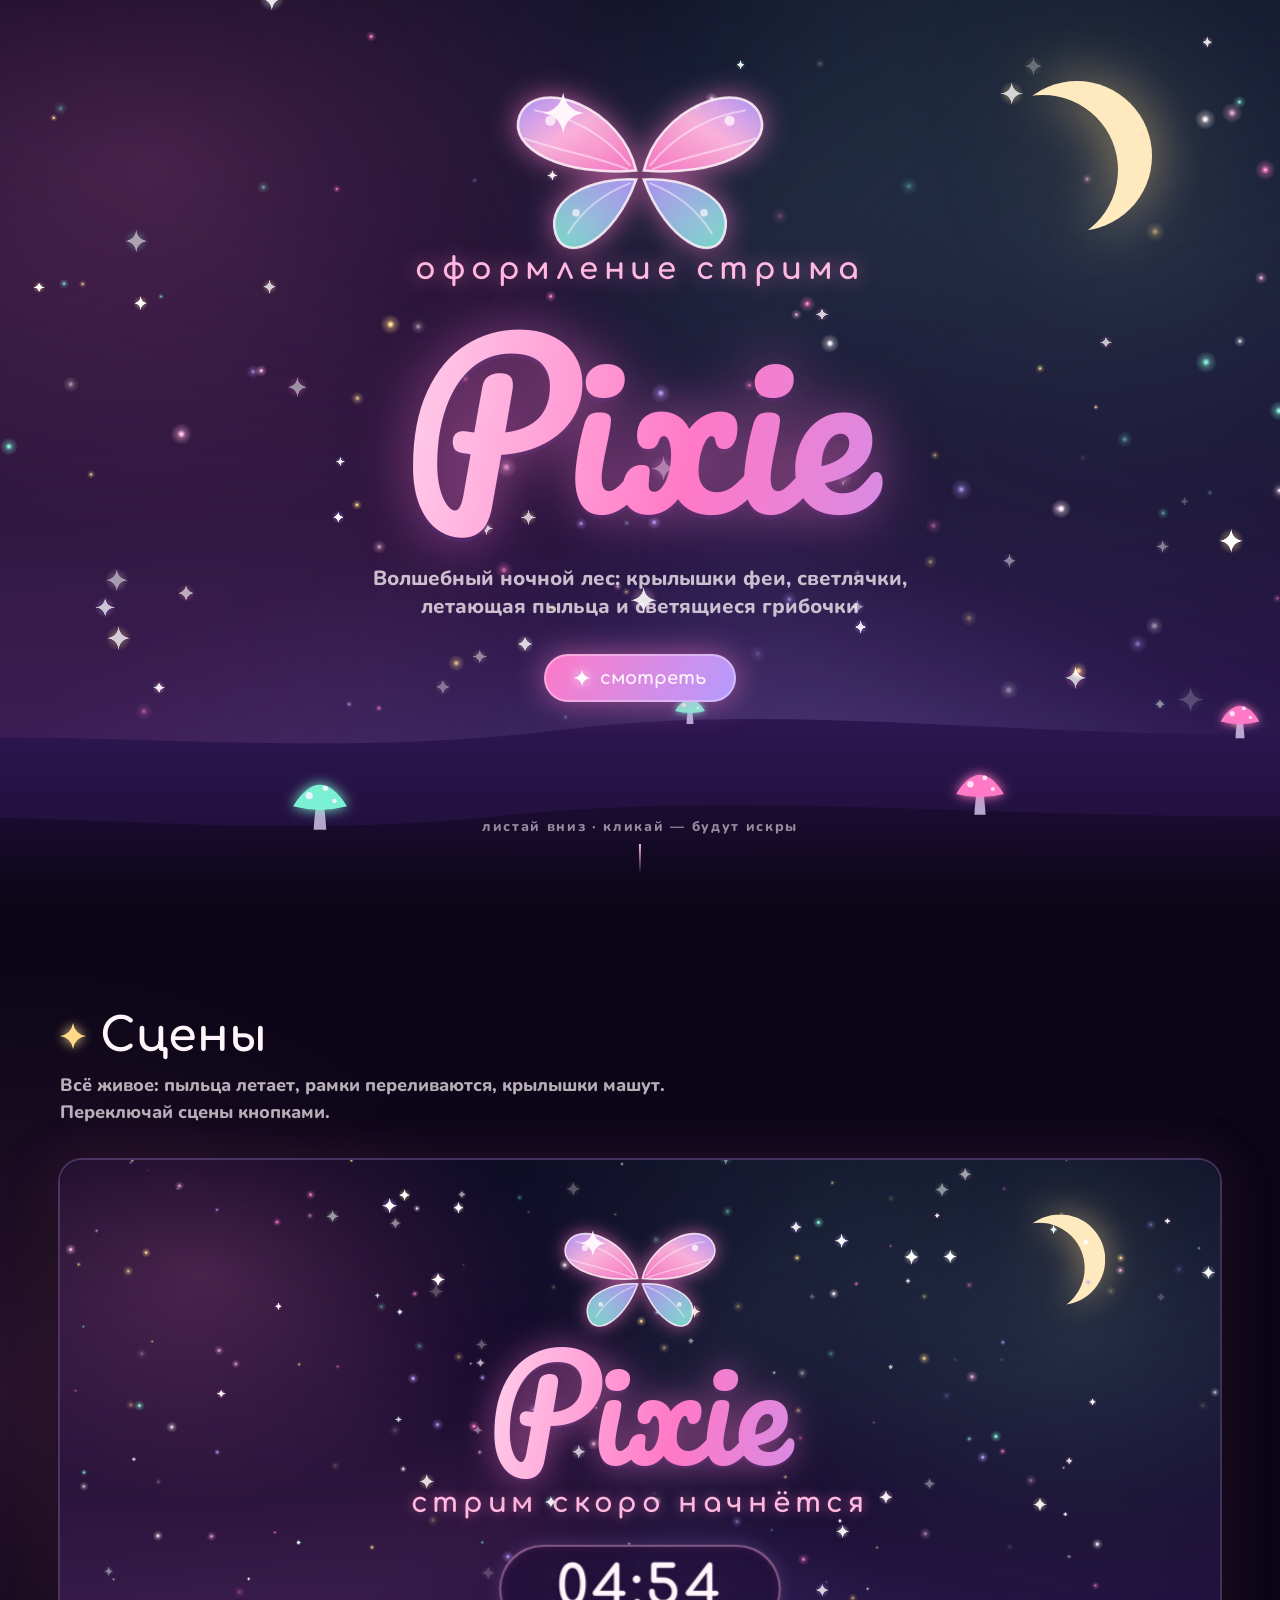
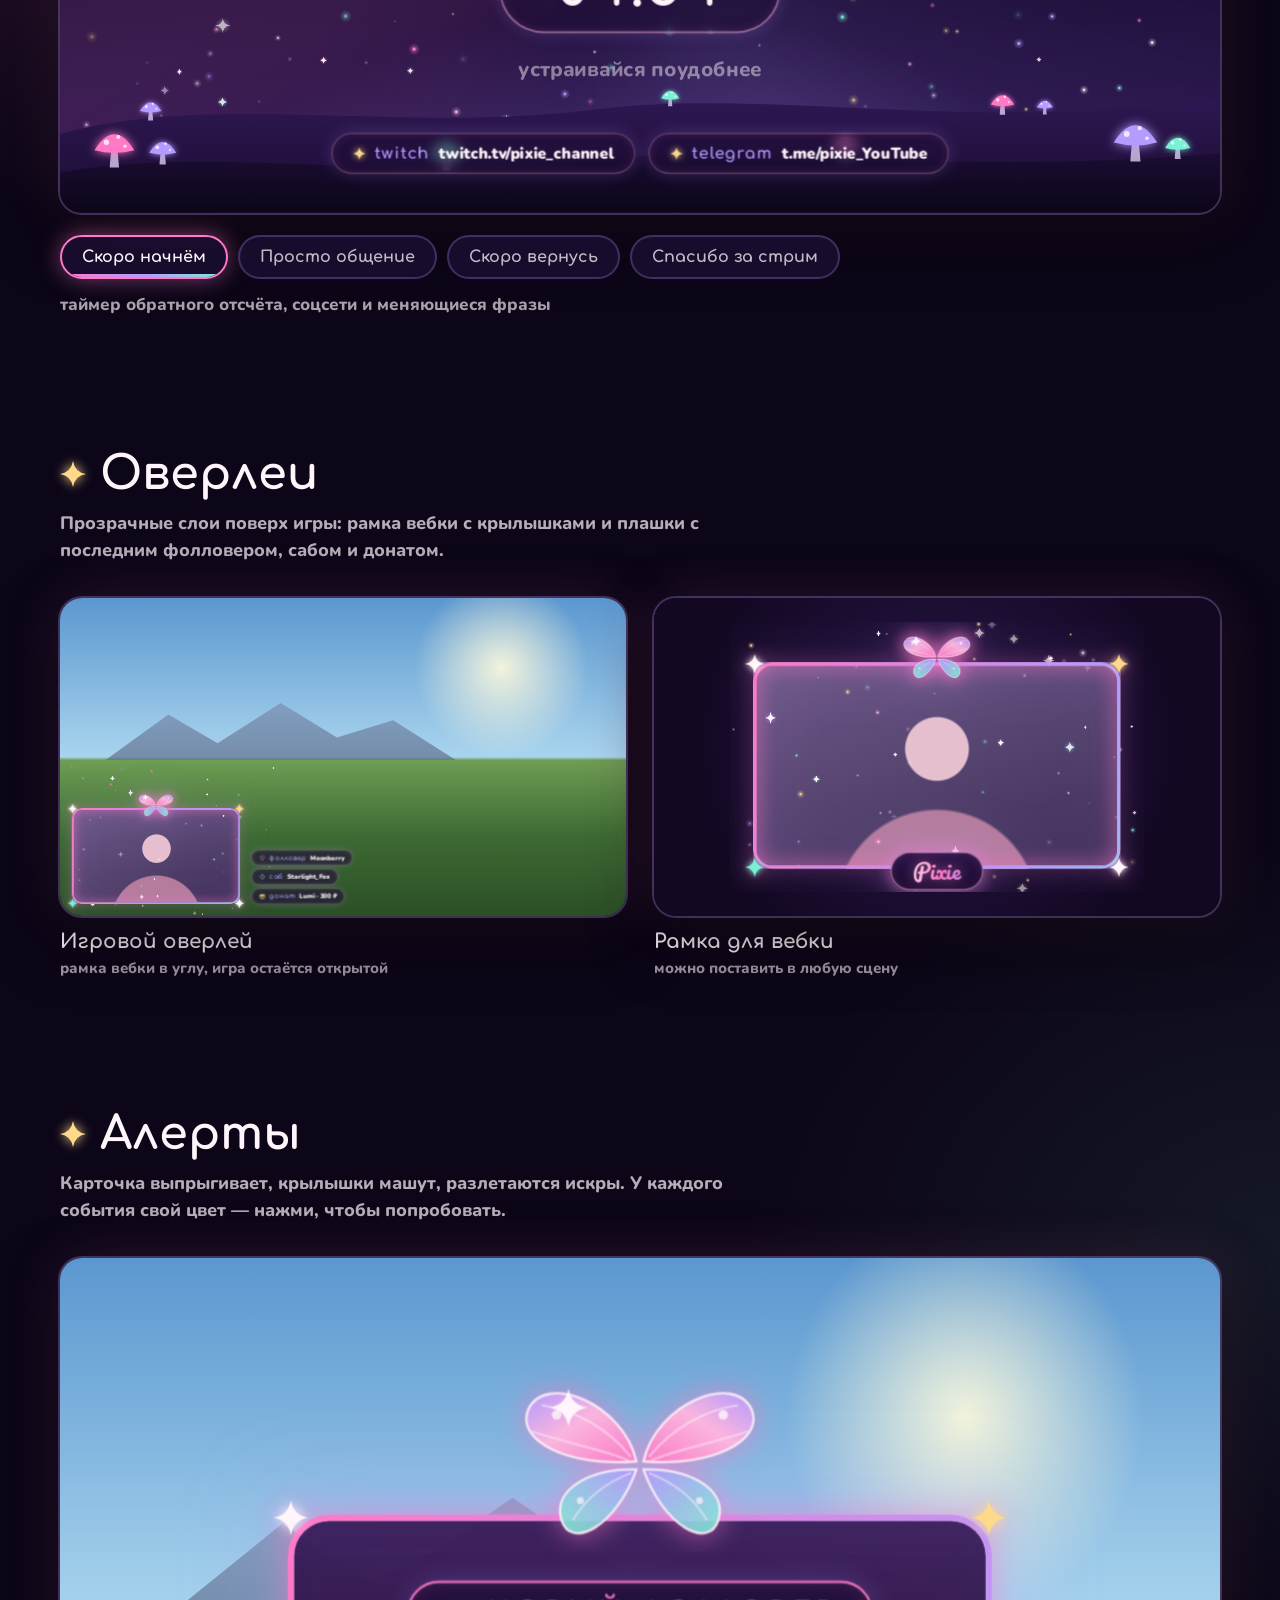
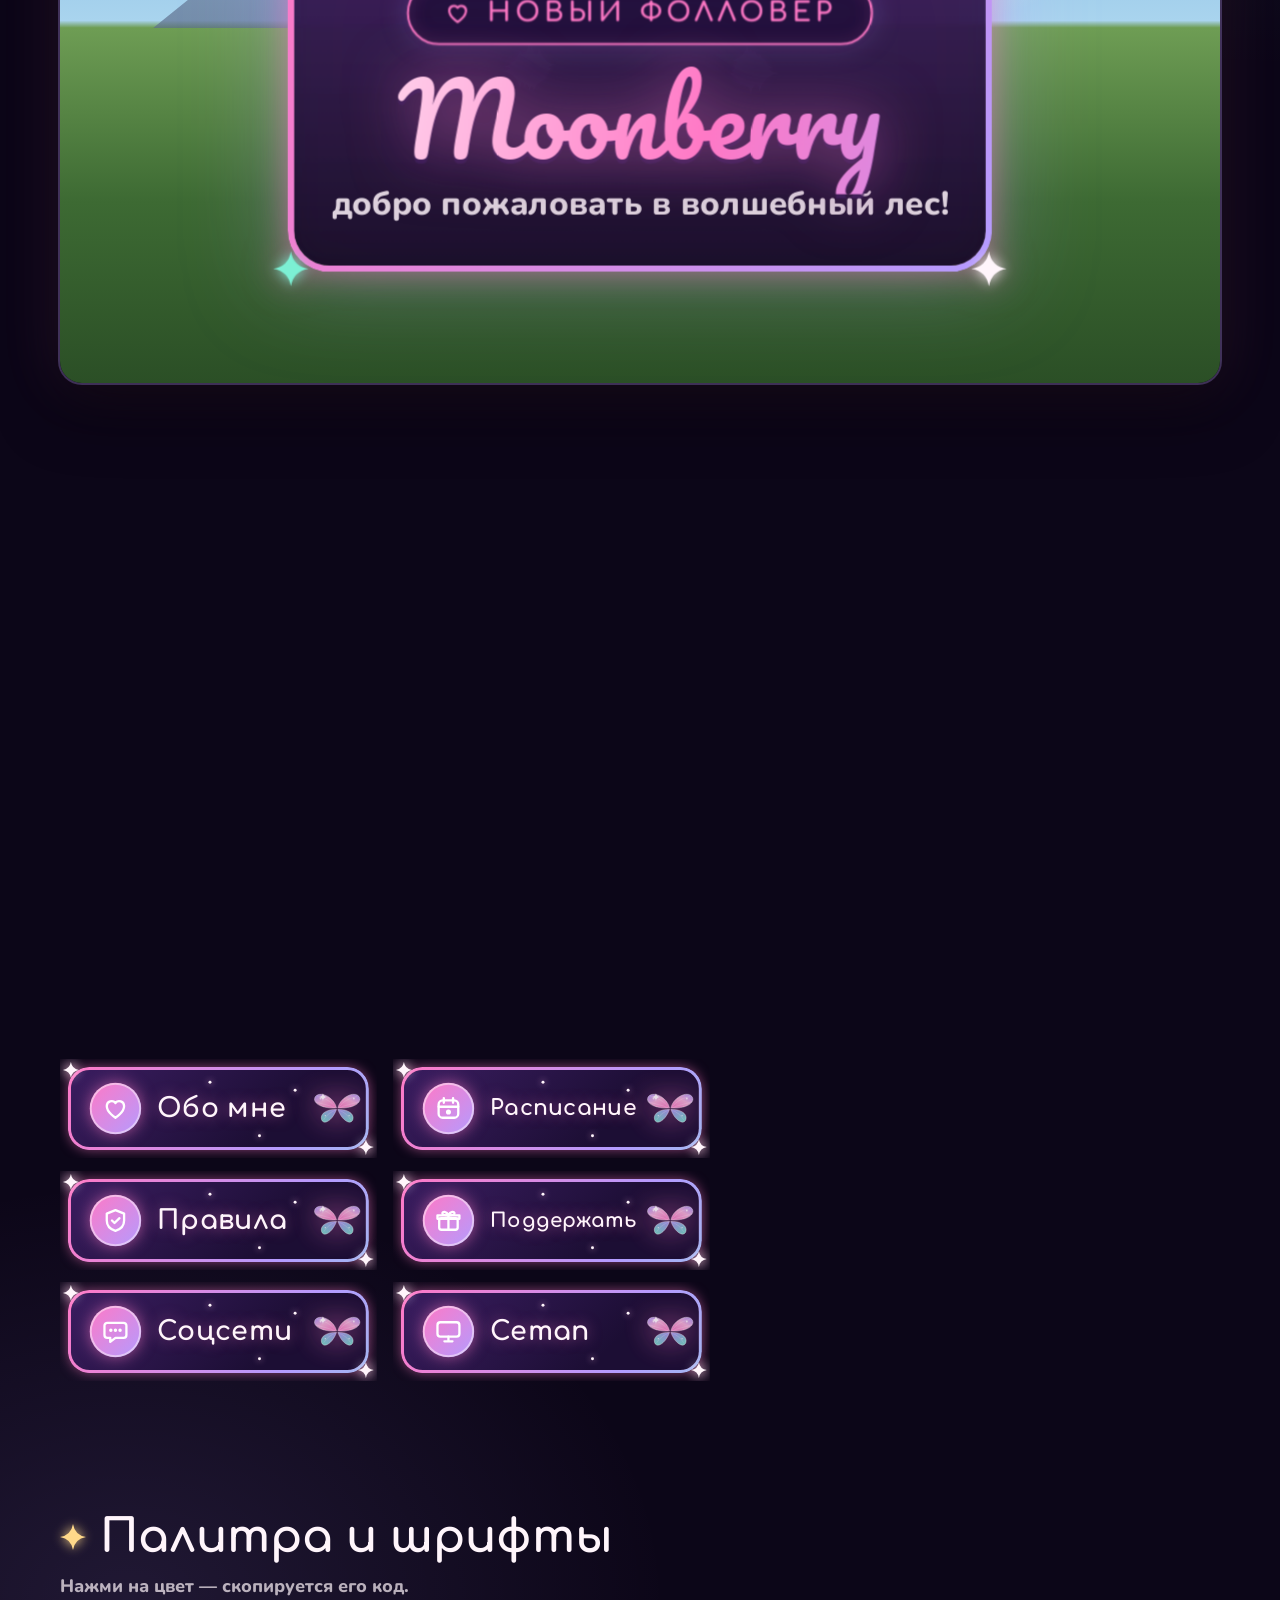
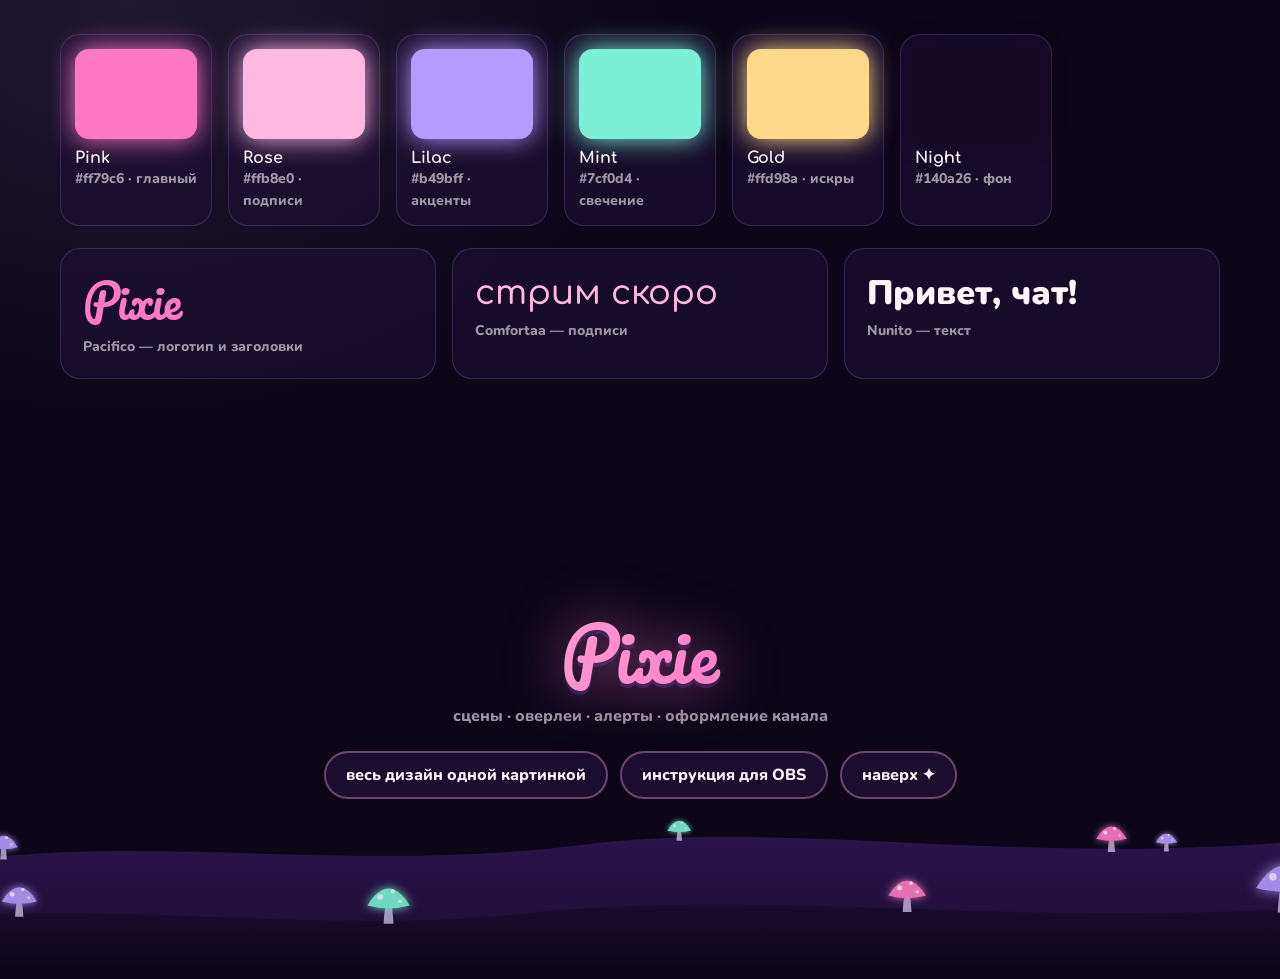
<file: index.html>
<!doctype html>
<html lang="ru">
<head>
<meta charset="utf-8">
<meta name="viewport" content="width=device-width, initial-scale=1">
<title>Pixie · Оформление стрима</title>
<meta name="description" content="Оформление Twitch-стрима для Pixie в стиле «волшебный ночной лес»: сцены, оверлеи, алерты и панели.">
<meta property="og:title" content="Pixie · Оформление стрима">
<meta property="og:description" content="Волшебный ночной лес: крылышки феи, светлячки и светящиеся грибочки.">
<meta property="og:image" content="https://w1ldh4re.github.io/pixie-showcase/export/pixie-showcase.jpg">
<meta property="og:url" content="https://w1ldh4re.github.io/pixie-showcase/">
<meta name="twitter:card" content="summary_large_image">
<meta name="theme-color" content="#140a26">
<link rel="stylesheet" href="assets/pixie.css">
<style>
  html, body { overflow-x: hidden; overflow-y: auto; height: auto; }
  html { scroll-behavior: smooth; }
  body { background: var(--deep); }
  #fx { position: fixed; inset: 0; width: 100vw; height: 100vh; pointer-events: none; z-index: 50; }

  /* ───────── Герой ───────── */
  .hero { position: relative; height: 100vh; min-height: 620px; overflow: hidden; }
  .hero .moon { top: 9vh; right: 10vw; }
  .hero-in { position: absolute; inset: 0; display: flex; flex-direction: column; align-items: center; justify-content: center;
    text-align: center; padding: 0 16px 14vh; z-index: 2; transition: transform .25s ease-out; }
  .hero .wings { width: clamp(150px, 20vw, 260px); margin-bottom: -2vw; animation: floaty 5s ease-in-out infinite; }
  .hero .kicker { font-size: clamp(18px, 2.4vw, 34px); opacity: 0; animation: rise 1s .3s forwards; }
  .hero h1.logo { font-size: clamp(96px, 17vw, 250px); font-weight: 400; opacity: 0; animation: rise 1.1s .1s forwards, shimmer 7s ease-in-out infinite alternate; }
  .hero .lead { max-width: 640px; font-size: clamp(16px, 1.6vw, 22px); font-weight: 700; color: rgba(255,245,251,.75); margin-top: 6px; opacity: 0; animation: rise 1s .5s forwards; }
  .btn { display: inline-flex; align-items: center; gap: 10px; margin-top: 34px; padding: 14px 30px; border-radius: 999px;
    font-family: var(--font-head); font-weight: 700; font-size: 18px; color: var(--cream); text-decoration: none; cursor: pointer;
    background: linear-gradient(120deg, var(--pink), var(--lilac)); border: 0;
    box-shadow: 0 0 30px rgba(255,121,198,.55), inset 0 0 0 2px rgba(255,245,251,.35);
    opacity: 0; animation: rise 1s .7s forwards; transition: transform .2s, box-shadow .2s; }
  .btn:hover { transform: translateY(-2px) scale(1.03); box-shadow: 0 0 46px rgba(255,121,198,.8), inset 0 0 0 2px rgba(255,245,251,.5); }
  .btn .spark { width: 16px; height: 16px; color: #fff; }
  .hint { position: absolute; left: 50%; bottom: 26px; transform: translateX(-50%); z-index: 3; font-size: 14px; font-weight: 800; color: rgba(255,245,251,.55); letter-spacing: .12em; }
  .hint::after { content: ""; display: block; width: 2px; height: 30px; margin: 8px auto 0; background: linear-gradient(var(--rose), transparent); animation: drip 1.8s ease-in-out infinite; }

  /* ───────── Секции ───────── */
  main { position: relative; background:
      radial-gradient(900px 700px at 0% 10%, rgba(255,121,198,.12), transparent 60%),
      radial-gradient(900px 700px at 100% 40%, rgba(124,240,212,.08), transparent 60%),
      radial-gradient(900px 700px at 10% 80%, rgba(180,155,255,.12), transparent 60%),
      var(--deep); }
  .sec { max-width: 1200px; margin: 0 auto; padding: 110px 20px 20px; }
  .sec h2 { display: flex; align-items: center; gap: 14px; font-family: var(--font-head); font-size: clamp(30px, 4vw, 46px); color: var(--cream); }
  .sec h2 .spark { width: 26px; height: 26px; color: var(--gold); }
  .sec .sub { font-size: 18px; color: rgba(255,245,251,.7); font-weight: 700; margin: 10px 0 34px; max-width: 720px; line-height: 1.5; }

  .tile { position: relative; overflow: hidden; border-radius: 22px; background: #0b0518; aspect-ratio: 16 / 9;
    box-shadow: 0 0 0 2px rgba(180,155,255,.28), 0 24px 60px rgba(0,0,0,.5), 0 0 60px rgba(255,121,198,.14); }
  .tile iframe { position: absolute; border: 0; transform-origin: 0 0; background: transparent; pointer-events: none; z-index: 1; transition: opacity .6s; }
  .tile iframe.loading { opacity: 0; }
  .tile.game { background:
      radial-gradient(22% 40% at 78% 22%, rgba(255,250,220,.9), rgba(255,250,220,0) 70%),
      linear-gradient(180deg, #5b97cf 0%, #a9d4ee 50%, #6e9d54 51%, #3d6a33 75%, #2b4f26 100%); }
  .tile.game::after { content: ""; position: absolute; left: 8%; right: 30%; top: 33%; height: 18%;
    background: linear-gradient(180deg, #7d8fb0, #5c6e8c); clip-path: polygon(0 100%, 18% 20%, 32% 70%, 50% 0, 66% 60%, 82% 30%, 100% 100%); opacity: .7; }
  .tile.dim { background: radial-gradient(circle at 50% 45%, #2a1548, #120822 75%); }
  .fakecam { position: absolute; z-index: 0; overflow: hidden;
    background: radial-gradient(circle at 50% 120%, #b57c9c 0 32%, transparent 33%), radial-gradient(circle at 50% 42%, #e6bfcf 0 14%, transparent 15%), linear-gradient(160deg, #6f5a8a, #3e2e57); }
  .fakecam.top { z-index: 2; }

  .tabs { display: flex; flex-wrap: wrap; gap: 10px; margin-top: 22px; }
  .tab { font: 700 16px var(--font-head); color: rgba(255,245,251,.75); padding: 11px 20px; border-radius: 999px; cursor: pointer;
    background: rgba(31,16,56,.7); border: 2px solid rgba(180,155,255,.25); transition: all .25s; position: relative; overflow: hidden; }
  .tab:hover { color: var(--cream); border-color: rgba(255,184,224,.6); }
  .tab.on { color: var(--cream); border-color: var(--pink); box-shadow: 0 0 22px rgba(255,121,198,.45); }
  .tab .bar { position: absolute; left: 0; bottom: 0; height: 3px; background: var(--grad); width: 0; }
  .tab.on.auto .bar { animation: fillbar var(--dur, 9s) linear forwards; }
  .cap { margin-top: 14px; font-size: 17px; font-weight: 700; color: rgba(255,245,251,.65); min-height: 1.5em; }

  .two { display: grid; grid-template-columns: 1fr 1fr; gap: 28px; }
  figure { margin: 0; }
  figcaption { margin-top: 14px; }
  figcaption b { font-family: var(--font-head); font-size: 20px; }
  figcaption span { display: block; font-size: 15px; font-weight: 700; color: rgba(255,245,251,.6); margin-top: 4px; }

  .alert-stage { aspect-ratio: 16 / 10; }
  .alert-btns { display: flex; flex-wrap: wrap; gap: 10px; margin-top: 20px; }
  .alert-btns button { font: 800 16px var(--font-body); color: var(--cream); cursor: pointer; padding: 12px 20px; border-radius: 14px;
    background: rgba(31,16,56,.8); border: 2px solid var(--c); display: inline-flex; align-items: center; gap: 9px; transition: all .2s; }
  .alert-btns button:hover { background: color-mix(in srgb, var(--c) 22%, rgba(31,16,56,.8)); box-shadow: 0 0 22px color-mix(in srgb, var(--c) 50%, transparent); transform: translateY(-2px); }
  .alert-btns [data-icon] { width: 20px; height: 20px; color: var(--c); }

  .twitch { display: grid; grid-template-columns: 1.35fr 1fr; gap: 28px; align-items: start; }
  .banner { aspect-ratio: 1200 / 480; }
  .panels { display: grid; grid-template-columns: 1fr 1fr; gap: 12px 16px; margin-top: 28px; }
  .panels .tile { aspect-ratio: 320 / 100; border-radius: 14px; background: transparent; box-shadow: none; overflow: visible; }
  .sched { aspect-ratio: 320 / 300; background: transparent; box-shadow: none; overflow: visible; }

  .palette { display: grid; grid-template-columns: repeat(auto-fill, minmax(150px, 1fr)); gap: 16px; }
  .sw { border-radius: 20px; padding: 14px; background: rgba(31,16,56,.6); border: 1px solid rgba(180,155,255,.2); transition: transform .25s; }
  .sw:hover { transform: translateY(-4px) rotate(-1deg); }
  .sw i { display: block; height: 90px; border-radius: 14px; box-shadow: 0 0 26px var(--c); background: var(--c); }
  .sw b { display: block; margin-top: 10px; font-family: var(--font-head); }
  .sw span { font-size: 14px; color: rgba(255,245,251,.6); font-weight: 700; }
  .fonts { display: grid; grid-template-columns: repeat(3, 1fr); gap: 16px; margin-top: 22px; }
  .font { padding: 22px; border-radius: 20px; background: rgba(31,16,56,.6); border: 1px solid rgba(180,155,255,.2); }
  .font .big { font-size: 46px; line-height: 1.3; }
  .font span { display: block; font-size: 14px; color: rgba(255,245,251,.6); font-weight: 700; margin-top: 6px; }

  footer { position: relative; margin-top: 120px; padding: 90px 20px 60px; text-align: center; overflow: hidden; }
  footer .forest { height: 220px; opacity: .9; }
  footer .in { position: relative; z-index: 2; }
  footer .logo { font-size: 72px; }
  footer p { color: rgba(255,245,251,.6); font-weight: 700; margin: 6px 0 24px; }
  footer .links { display: flex; justify-content: center; gap: 12px; flex-wrap: wrap; padding-bottom: 120px; }
  footer .links a { color: var(--cream); text-decoration: none; font-weight: 800; padding: 11px 20px; border-radius: 999px;
    background: rgba(31,16,56,.8); border: 2px solid rgba(255,184,224,.35); transition: all .2s; }
  footer .links a:hover { border-color: var(--pink); box-shadow: 0 0 20px rgba(255,121,198,.45); }

  .reveal { opacity: 0; transform: translateY(36px); transition: opacity .9s ease, transform .9s cubic-bezier(.2,.8,.2,1); }
  .reveal.in { opacity: 1; transform: none; }

  @keyframes rise { from { opacity: 0; transform: translateY(26px); } to { opacity: 1; transform: none; } }
  @keyframes drip { 0%,100% { transform: scaleY(.4); transform-origin: top; opacity: .4; } 50% { transform: scaleY(1); opacity: 1; } }
  @keyframes fillbar { from { width: 0; } to { width: 100%; } }

  @media (max-width: 820px) {
    .two, .twitch, .fonts { grid-template-columns: 1fr; }
    .sec { padding-top: 80px; }
    .hero .moon { width: 90px; height: 90px; box-shadow: inset -20px 8px 0 0 #ffe9bf; }
  }
  @media (max-width: 480px) { .panels { grid-template-columns: 1fr; } }
  @media (prefers-reduced-motion: reduce) {
    .reveal { opacity: 1; transform: none; transition: none; }
    html { scroll-behavior: auto; }
  }
</style>
</head>
<body>
  <canvas id="fx"></canvas>

  <section class="hero" id="top">
    <div class="sky"><div class="aurora"></div></div>
    <div class="moon"></div>
    <canvas class="sparkles" data-density="0.00013"></canvas>
    <div class="forest"></div>
    <div class="hero-in" id="heroIn">
      <div class="wings"></div>
      <div class="kicker">оформление стрима</div>
      <h1 class="logo" data-c="name">Pixie</h1>
      <p class="lead">Волшебный ночной лес: крылышки феи, светлячки, летающая пыльца и светящиеся грибочки</p>
      <a class="btn" href="#scenes"><span class="spark"></span>смотреть</a>
    </div>
    <div class="hint">листай вниз · кликай — будут искры</div>
  </section>

  <main>
    <section class="sec" id="scenes">
      <h2 class="reveal"><span class="spark"></span>Сцены</h2>
      <p class="sub reveal">Всё живое: пыльца летает, рамки переливаются, крылышки машут. Переключай сцены кнопками.</p>
      <div class="tile reveal" id="screen"></div>
      <div class="tabs reveal" id="tabs"></div>
      <p class="cap" id="cap"></p>
    </section>

    <section class="sec">
      <h2 class="reveal"><span class="spark"></span>Оверлеи</h2>
      <p class="sub reveal">Прозрачные слои поверх игры: рамка вебки с крылышками и плашки с последним фолловером, сабом и донатом.</p>
      <div class="two">
        <figure class="reveal"><div class="tile game" data-src="overlays/game.html" data-w="1920" data-h="1080" data-cam="46,719,560,315"></div>
          <figcaption><b>Игровой оверлей</b><span>рамка вебки в углу, игра остаётся открытой</span></figcaption></figure>
        <figure class="reveal"><div class="tile dim" data-src="overlays/webcam.html" data-w="720" data-h="470" data-cam="40,70,640,360" data-pad="24"></div>
          <figcaption><b>Рамка для вебки</b><span>можно поставить в любую сцену</span></figcaption></figure>
      </div>
    </section>

    <section class="sec" id="alerts">
      <h2 class="reveal"><span class="spark"></span>Алерты</h2>
      <p class="sub reveal">Карточка выпрыгивает, крылышки машут, разлетаются искры. У каждого события свой цвет — нажми, чтобы попробовать.</p>
      <div class="tile game alert-stage reveal" id="alertStage"></div>
      <div class="alert-btns reveal" id="alertBtns">
        <button style="--c:#ff79c6" data-a='["follow","Moonberry"]'><span data-icon="heart"></span>фолловер</button>
        <button style="--c:#b49bff" data-a='["sub","Starlight_Fox","6"]'><span data-icon="star"></span>подписка</button>
        <button style="--c:#ffd98a" data-a='["donate","Lumi","300 ₽","на чай для феи"]'><span data-icon="gift"></span>донат</button>
        <button style="--c:#7cf0d4" data-a='["raid","CozyBunny","42"]'><span data-icon="chat"></span>рейд</button>
      </div>
    </section>

    <section class="sec">
      <h2 class="reveal"><span class="spark"></span>Канал Twitch</h2>
      <p class="sub reveal">Баннер профиля, панели под стримом и карточка расписания — в том же стиле.</p>
      <div class="twitch">
        <div>
          <figure class="reveal"><div class="tile banner" data-src="panels/banner.html" data-w="1200" data-h="480"></div>
            <figcaption><b>Баннер профиля</b></figcaption></figure>
          <div class="panels reveal" id="panels"></div>
        </div>
        <figure class="reveal"><div class="tile sched" data-src="panels/panel.html?schedule" data-w="320" data-h="300"></div>
          <figcaption><b>Расписание</b><span>дни и время — для примера</span></figcaption></figure>
      </div>
    </section>

    <section class="sec">
      <h2 class="reveal"><span class="spark"></span>Палитра и шрифты</h2>
      <p class="sub reveal">Нажми на цвет — скопируется его код.</p>
      <div class="palette reveal" id="palette"></div>
      <div class="fonts reveal">
        <div class="font"><div class="big" style="font-family:var(--font-logo);color:var(--pink)">Pixie</div><span>Pacifico — логотип и заголовки</span></div>
        <div class="font"><div class="big" style="font-family:var(--font-head);font-size:34px;color:var(--rose)">стрим скоро</div><span>Comfortaa — подписи</span></div>
        <div class="font"><div class="big" style="font-family:var(--font-body);font-weight:900;font-size:34px">Привет, чат!</div><span>Nunito — текст</span></div>
      </div>
    </section>

    <footer>
      <div class="forest"></div>
      <div class="in">
        <div class="logo" data-c="name">Pixie</div>
        <p>сцены · оверлеи · алерты · оформление канала</p>
        <div class="links">
          <a href="export/pixie-showcase.jpg" target="_blank">весь дизайн одной картинкой</a>
          <a href="guide.html">инструкция для OBS</a>
          <a href="#top">наверх ✦</a>
        </div>
      </div>
    </footer>
  </main>

  <script src="config.js"></script>
  <script src="assets/pixie.js"></script>
  <script>
    const $ = (s) => document.querySelector(s);

    // ───── искры по клику и параллакс в герое ─────
    const fx = Pixie.sparkles($('#fx'), { density: 0 });
    addEventListener('pointerdown', (e) => { if (!e.target.closest('button, a')) fx.burst(e.clientX, e.clientY, 36); });
    const heroIn = $('#heroIn');
    addEventListener('pointermove', (e) => {
      if (scrollY > innerHeight) return;
      const dx = (e.clientX / innerWidth - .5) * -24, dy = (e.clientY / innerHeight - .5) * -16;
      heroIn.style.transform = `translate(${dx}px, ${dy}px)`;
    });

    // ───── плитки с живыми сценами: iframe вписывается по центру и масштабируется ─────
    function mount(el, src) {
      const W = +el.dataset.w, H = +el.dataset.h;
      el.querySelectorAll('.fakecam').forEach((c) => c.remove());
      const old = el.querySelector('iframe');
      const f = document.createElement('iframe');
      f.src = src || el.dataset.src; f.width = W; f.height = H; f.tabIndex = -1; f.title = '';
      f.setAttribute('scrolling', 'no');
      if (old) { f.classList.add('loading'); f.onload = () => { f.classList.remove('loading'); setTimeout(() => old.remove(), 600); }; }
      el.appendChild(f);
      if (el.dataset.cam) {
        el._cam = document.createElement('div');
        el._cam.className = 'fakecam' + ('camtop' in el.dataset ? ' top' : '');
        el.appendChild(el._cam);
      } else el._cam = null;
      el._frame = f; fit(el);
      return f;
    }
    function fit(el) {
      const W = +el.dataset.w, H = +el.dataset.h, pad = +(el.dataset.pad || 0);
      const tw = el.clientWidth, th = el.clientHeight;
      const s = Math.min((tw - pad * 2) / W, (th - pad * 2) / H);
      const ox = (tw - W * s) / 2, oy = (th - H * s) / 2;
      el.querySelectorAll('iframe').forEach((f) => { f.style.left = ox + 'px'; f.style.top = oy + 'px'; f.style.transform = `scale(${s})`; });
      if (el._cam) {
        const [x, y, w, h] = el.dataset.cam.split(',').map(Number);
        Object.assign(el._cam.style, { left: ox + x * s + 'px', top: oy + y * s + 'px', width: w * s + 'px', height: h * s + 'px',
          borderRadius: 'camtop' in el.dataset ? 26 * s + 'px' : '0' });
      }
    }
    const ro = new ResizeObserver((es) => es.forEach((e) => e.target._frame && fit(e.target)));
    // iframe создаём, только когда плитка подъезжает к экрану
    const lazy = new IntersectionObserver((es) => es.forEach((e) => {
      if (!e.isIntersecting) return;
      lazy.unobserve(e.target); mount(e.target); ro.observe(e.target);
    }), { rootMargin: '300px' });

    $('#panels').innerHTML = (Pixie.config.panels || []).map((_, i) =>
      `<div class="tile" data-src="panels/panel.html?i=${i}" data-w="320" data-h="100"></div>`).join('');
    document.querySelectorAll('.tile[data-src]').forEach((el) => lazy.observe(el));

    // ───── переключатель сцен ─────
    const SCENES = [
      { t: 'Скоро начнём', src: 'scenes/starting.html', cap: 'таймер обратного отсчёта, соцсети и меняющиеся фразы' },
      { t: 'Просто общение', src: 'scenes/chatting.html?demochat', cap: 'большая вебка, окно чата и плашки с последними событиями', cam: '76,156,1240,698', top: true },
      { t: 'Скоро вернусь', src: 'scenes/brb.html', cap: 'по экрану восьмёркой летает огонёк-фея' },
      { t: 'Спасибо за стрим', src: 'scenes/ending.html', cap: 'благодарность и дата следующего эфира' }
    ];
    const screen = $('#screen'), tabs = $('#tabs'), DUR = 9000;
    screen.dataset.w = 1920; screen.dataset.h = 1080;
    let cur = -1, auto = true, timer;
    tabs.innerHTML = SCENES.map((s, i) => `<button class="tab auto" data-i="${i}">${s.t}<span class="bar"></span></button>`).join('');
    tabs.style.setProperty('--dur', DUR / 1000 + 's');
    function go(i) {
      if (i === cur) return;
      cur = i; const s = SCENES[i];
      if (s.cam) screen.dataset.cam = s.cam; else delete screen.dataset.cam;
      if (s.top) screen.dataset.camtop = ''; else delete screen.dataset.camtop;
      mount(screen, s.src);
      $('#cap').textContent = s.cap;
      tabs.querySelectorAll('.tab').forEach((b, j) => {
        b.classList.toggle('on', j === i);
        const bar = b.querySelector('.bar'); bar.style.animation = 'none'; void bar.offsetWidth; bar.style.animation = '';
      });
      clearTimeout(timer);
      if (auto) timer = setTimeout(() => go((cur + 1) % SCENES.length), DUR);
    }
    tabs.addEventListener('click', (e) => {
      const b = e.target.closest('.tab'); if (!b) return;
      auto = false; clearTimeout(timer); tabs.querySelectorAll('.tab').forEach((t) => t.classList.remove('auto'));
      go(+b.dataset.i);
    });
    new IntersectionObserver((es, o) => { if (es[0].isIntersecting) { o.disconnect(); go(0); ro.observe(screen); } }, { rootMargin: '300px' }).observe(screen);

    // ───── алерты по кнопкам (и сами по кругу, пока не нажали) ─────
    const stage = $('#alertStage');
    stage.dataset.w = 1000; stage.dataset.h = 700;
    let alertAuto = true, alertTimer, alertFrame;
    const BTN = [...document.querySelectorAll('#alertBtns button')];
    // [тип, имя, сумма, сообщение] + короткое время показа
    const fire = (b) => {
      if (!alertFrame) return;
      const a = JSON.parse(b.dataset.a); while (a.length < 4) a.push(undefined);
      alertFrame.contentWindow.postMessage({ pixieAlert: [...a, 3800] }, '*');
    };
    BTN.forEach((b) => b.addEventListener('click', () => { alertAuto = false; clearInterval(alertTimer); fire(b); }));
    new IntersectionObserver((es, o) => {
      if (!es[0].isIntersecting) return;
      o.disconnect();
      alertFrame = mount(stage, 'alerts/alert.html?manual=1'); ro.observe(stage);
      let k = 0;
      alertFrame.addEventListener('load', () => {
        setTimeout(() => fire(BTN[k++ % BTN.length]), 400);
        alertTimer = setInterval(() => { if (alertAuto) fire(BTN[k++ % BTN.length]); }, 5600);
      }, { once: true });
    }, { threshold: .4 }).observe(stage);

    // ───── палитра ─────
    const SW = [['#ff79c6', 'Pink', 'главный'], ['#ffb8e0', 'Rose', 'подписи'], ['#b49bff', 'Lilac', 'акценты'],
      ['#7cf0d4', 'Mint', 'свечение'], ['#ffd98a', 'Gold', 'искры'], ['#140a26', 'Night', 'фон']];
    $('#palette').innerHTML = SW.map(([c, n, r]) => `<div class="sw" style="--c:${c}" data-hex="${c}"><i></i><b>${n}</b><span>${c} · ${r}</span></div>`).join('');
    $('#palette').addEventListener('click', (e) => {
      const sw = e.target.closest('.sw'); if (!sw) return;
      const r = sw.getBoundingClientRect(); fx.burst(r.left + r.width / 2, r.top + 50, 40, [sw.dataset.hex, '#fff5fb']);
      navigator.clipboard?.writeText(sw.dataset.hex).catch(() => {});
      const s = sw.querySelector('span'), was = s.textContent; s.textContent = 'скопировано ✦'; setTimeout(() => (s.textContent = was), 1200);
    });

    // ───── появление при прокрутке ─────
    const rv = new IntersectionObserver((es) => es.forEach((e) => { if (e.isIntersecting) { e.target.classList.add('in'); rv.unobserve(e.target); } }), { threshold: .12 });
    document.querySelectorAll('.reveal').forEach((el) => rv.observe(el));
  </script>
</body>
</html>
</file>
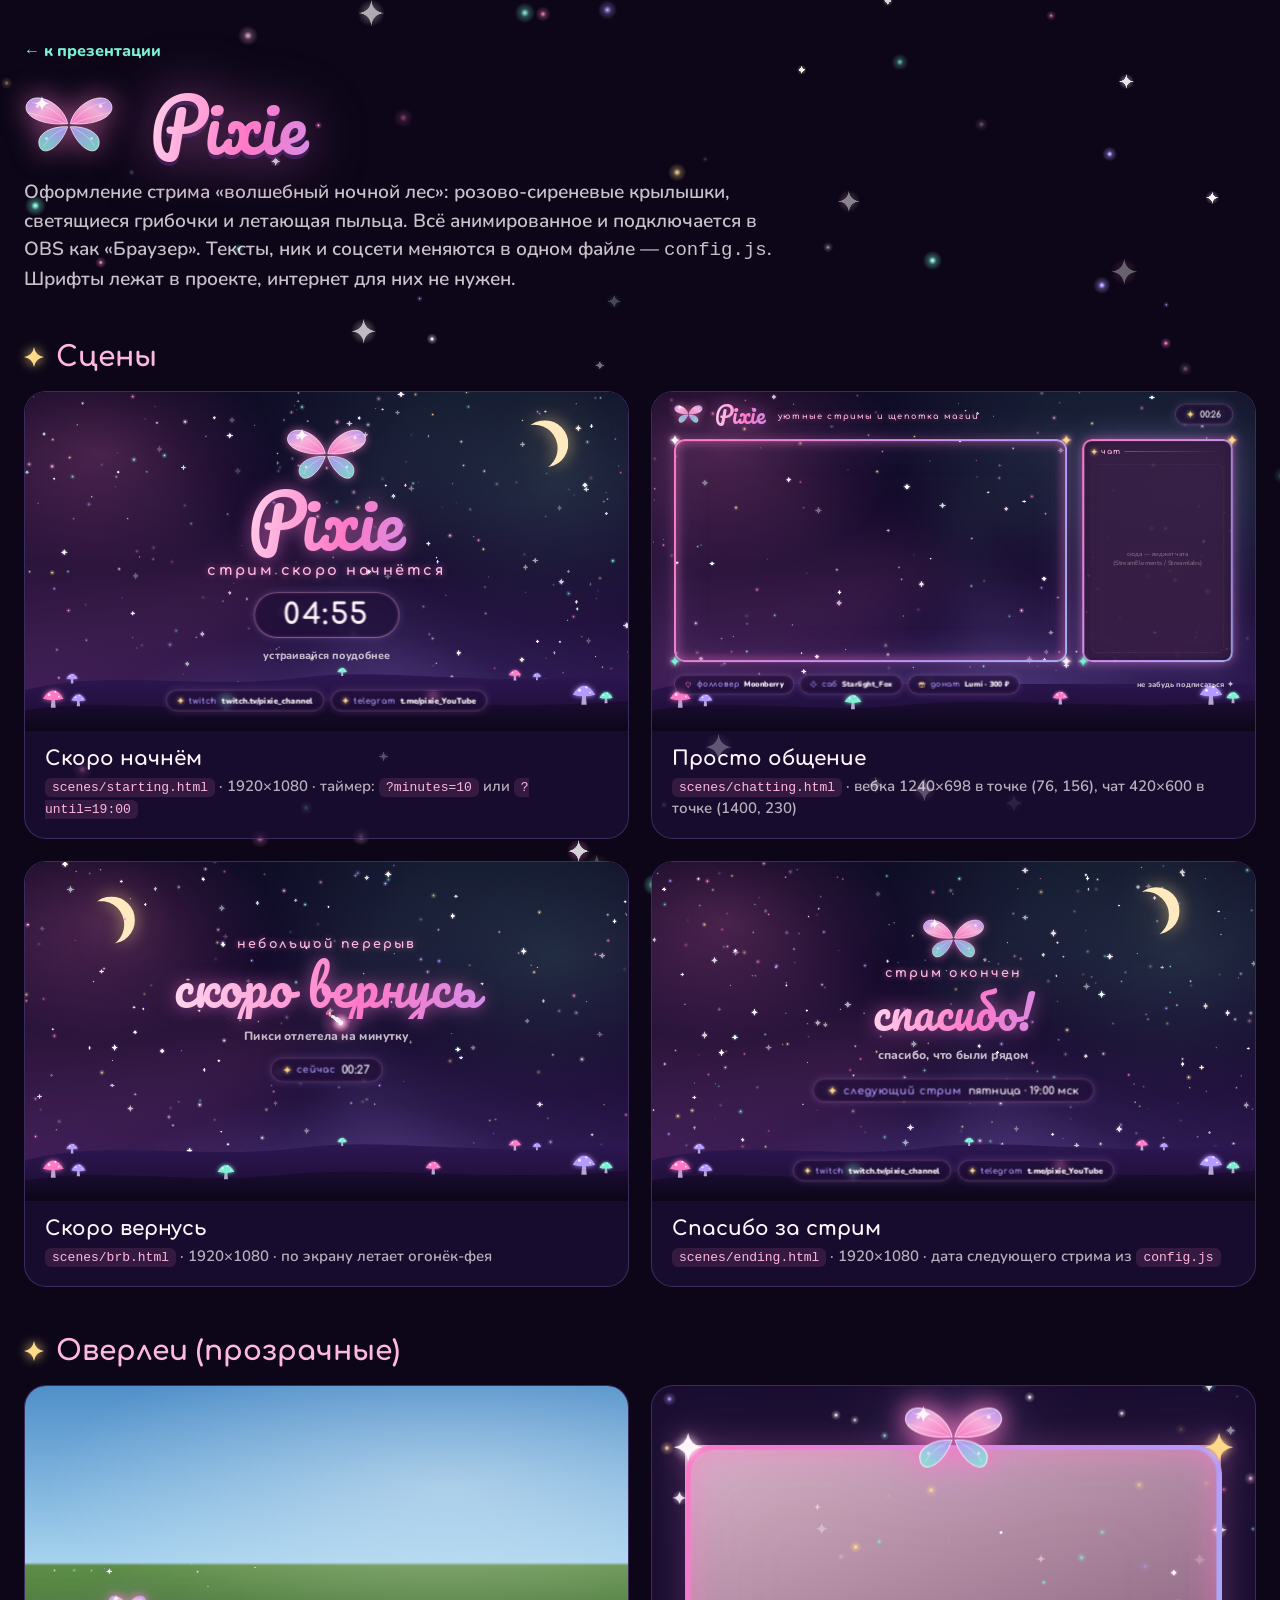
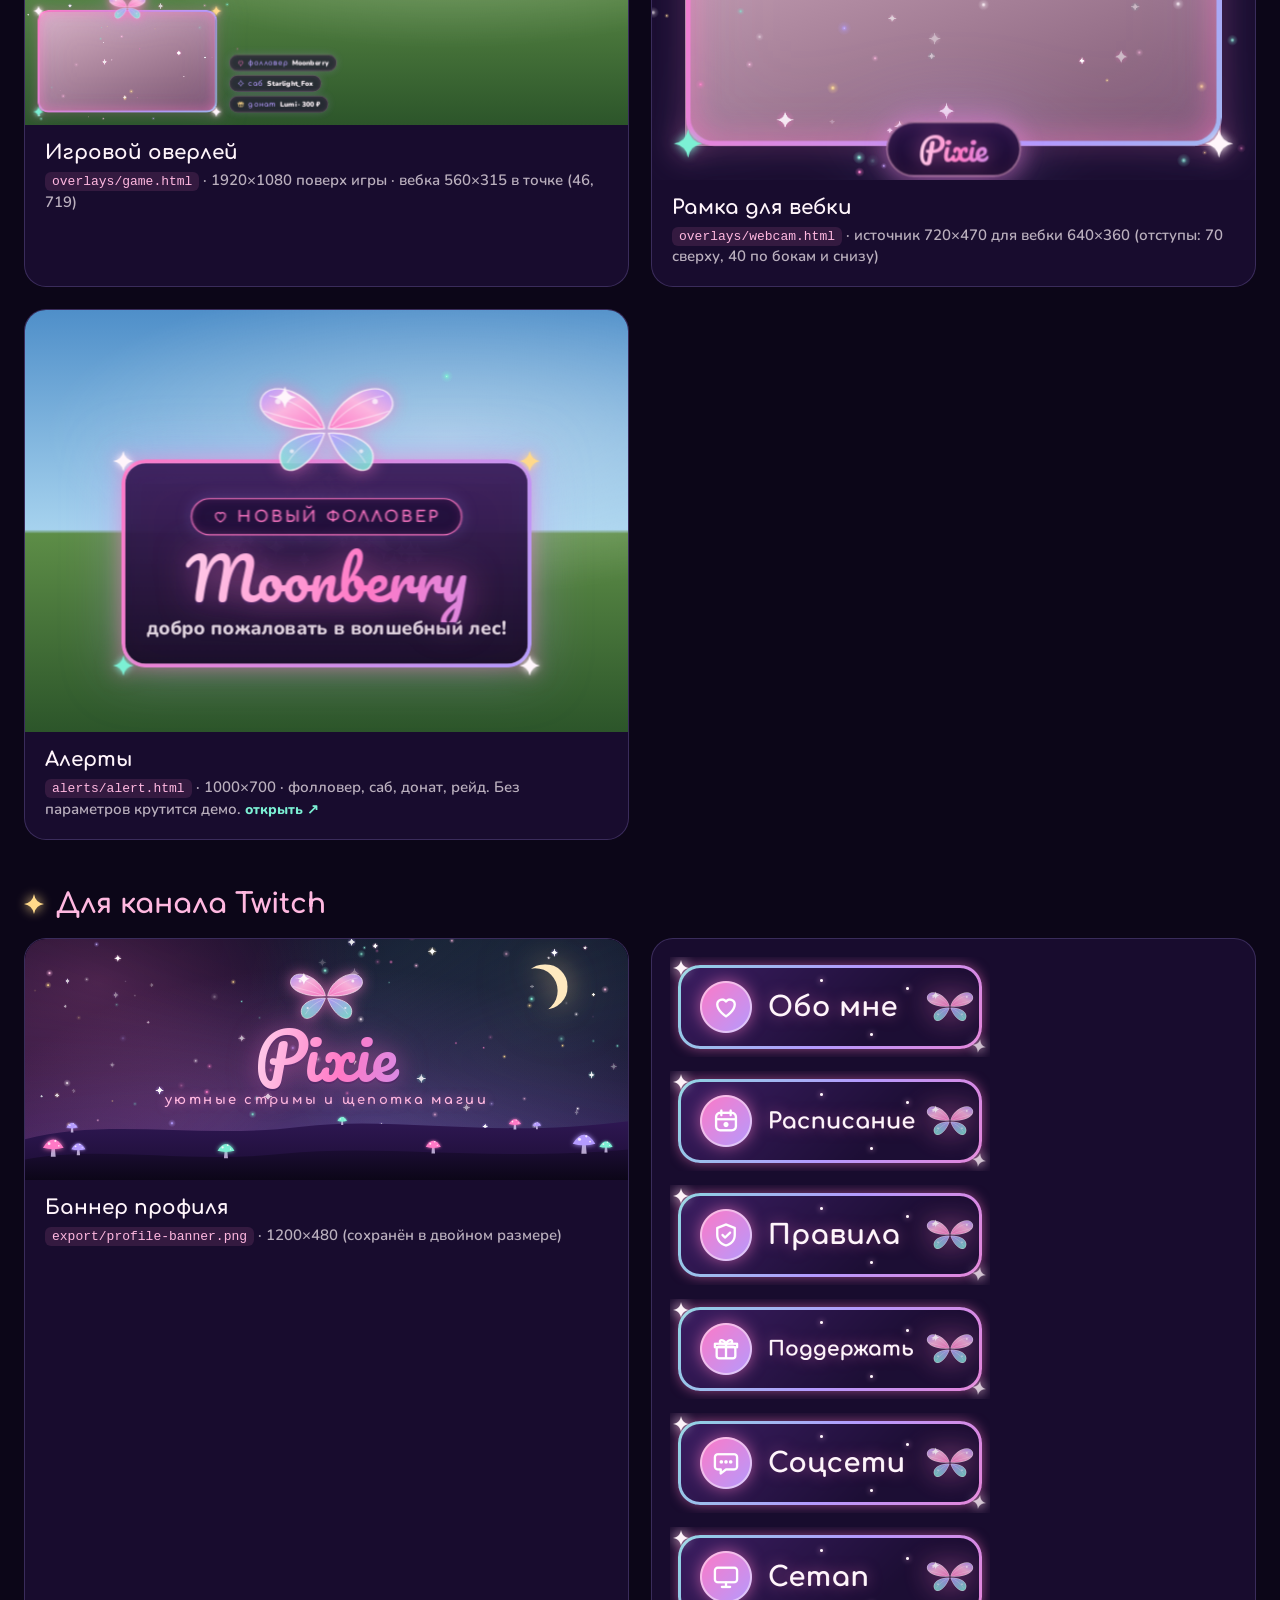
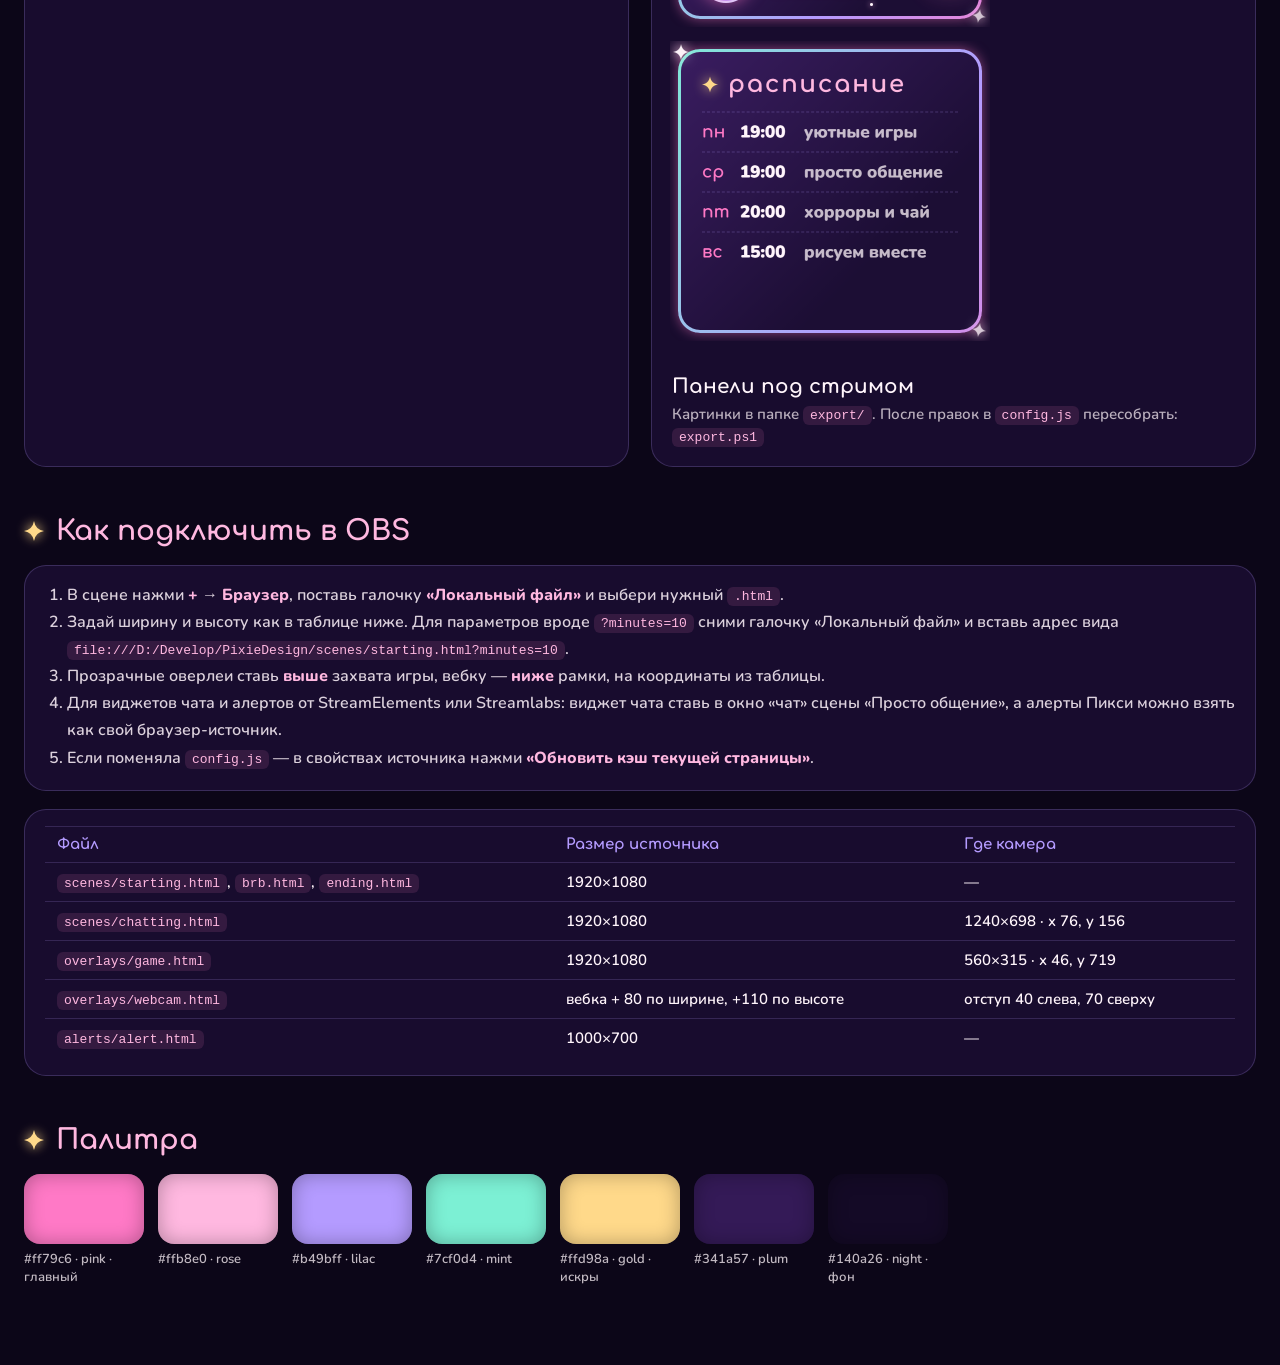
<file: guide.html>
<!doctype html>
<html lang="ru">
<head>
<meta charset="utf-8">
<meta name="viewport" content="width=device-width, initial-scale=1">
<title>Pixie · Инструкция для OBS</title>
<link rel="stylesheet" href="assets/pixie.css">
<style>
  html, body { overflow: auto; height: auto; }
  body { background: var(--deep); min-height: 100vh; }
  .wrap { max-width: 1280px; margin: 0 auto; padding: 40px 24px 80px; position: relative; }
  .bg { position: fixed; inset: 0; z-index: -1; }
  header { display: flex; align-items: center; gap: 18px; margin-bottom: 8px; flex-wrap: wrap; }
  header .wings { width: 90px; }
  header .logo { font-size: 72px; }
  .lead { font-size: 19px; max-width: 760px; color: rgba(255,245,251,.78); margin-bottom: 40px; line-height: 1.5; }
  h2 { font-family: var(--font-head); font-size: 28px; color: var(--rose); margin: 48px 0 18px; display: flex; gap: 12px; align-items: center; }
  h2 .spark { width: 20px; height: 20px; color: var(--gold); }
  .grid { display: grid; grid-template-columns: repeat(auto-fill, minmax(360px, 1fr)); gap: 22px; }
  .grid.wide { grid-template-columns: repeat(auto-fill, minmax(520px, 1fr)); }
  .card { background: rgba(31,16,56,.7); border: 1px solid rgba(180,155,255,.22); border-radius: 22px; overflow: hidden; }
  .card .meta { padding: 16px 20px 18px; }
  .card h3 { font-family: var(--font-head); font-size: 20px; margin-bottom: 6px; }
  .card p { font-size: 15px; color: rgba(255,245,251,.7); line-height: 1.45; }
  .card code { font-size: 13px; background: rgba(255,121,198,.12); color: var(--rose); padding: 2px 7px; border-radius: 6px; }
  .card a { color: var(--mint); font-weight: 800; font-size: 14px; text-decoration: none; }
  .pv { position: relative; overflow: hidden; background: #0b0518; }
  .pv iframe { position: absolute; left: 0; top: 0; border: 0; transform-origin: 0 0; pointer-events: none; }
  .pv.game { background:
      radial-gradient(400px 160px at 70% 30%, rgba(255,255,255,.35), transparent),
      linear-gradient(180deg, #4f8fc9 0%, #a6d2ee 52%, #5d8d47 53%, #2c552a 100%); }
  .pv .fakecam { position: absolute; background: linear-gradient(160deg, #d9b3c6, #7a5470); }
  .pv.cam { background: transparent; }
  .panels { display: flex; flex-wrap: wrap; gap: 14px; padding: 18px; }
  .panels img { width: 320px; max-width: 100%; display: block; }
  ol { padding-left: 22px; line-height: 1.7; color: rgba(255,245,251,.85); font-size: 16px; }
  ol b { color: var(--rose); }
  table { width: 100%; border-collapse: collapse; font-size: 15px; }
  td, th { text-align: left; padding: 9px 12px; border-top: 1px solid rgba(180,155,255,.18); }
  th { color: var(--lilac); font-family: var(--font-head); }
  .swatches { display: flex; flex-wrap: wrap; gap: 14px; }
  .sw { width: 120px; }
  .sw i { display: block; height: 70px; border-radius: 16px; box-shadow: 0 0 20px rgba(0,0,0,.3) inset; }
  .sw span { display: block; font-size: 13px; margin-top: 6px; color: rgba(255,245,251,.75); }
  @media (max-width: 600px) { .grid, .grid.wide { grid-template-columns: 1fr; } header .logo { font-size: 54px; } }
</style>
</head>
<body>
  <canvas class="sparkles bg" data-density="0.00006"></canvas>
  <div class="wrap">
    <p style="margin-bottom:18px"><a href="index.html" style="color:var(--mint);font-weight:800;text-decoration:none">← к презентации</a></p>
    <header><div class="wings"></div><div class="logo" data-c="name">Pixie</div></header>
    <p class="lead">Оформление стрима «волшебный ночной лес»: розово-сиреневые крылышки, светящиеся грибочки и летающая пыльца. Всё анимированное и подключается в OBS как «Браузер». Тексты, ник и соцсети меняются в одном файле — <code>config.js</code>. Шрифты лежат в проекте, интернет для них не нужен.</p>

    <h2><span class="spark"></span>Сцены</h2>
    <div class="grid wide">
      <div class="card"><div class="pv" data-src="scenes/starting.html" data-w="1920" data-h="1080"></div>
        <div class="meta"><h3>Скоро начнём</h3><p><code>scenes/starting.html</code> · 1920×1080 · таймер: <code>?minutes=10</code> или <code>?until=19:00</code></p></div></div>
      <div class="card"><div class="pv" data-src="scenes/chatting.html" data-w="1920" data-h="1080"></div>
        <div class="meta"><h3>Просто общение</h3><p><code>scenes/chatting.html</code> · вебка 1240×698 в точке (76, 156), чат 420×600 в точке (1400, 230)</p></div></div>
      <div class="card"><div class="pv" data-src="scenes/brb.html" data-w="1920" data-h="1080"></div>
        <div class="meta"><h3>Скоро вернусь</h3><p><code>scenes/brb.html</code> · 1920×1080 · по экрану летает огонёк-фея</p></div></div>
      <div class="card"><div class="pv" data-src="scenes/ending.html" data-w="1920" data-h="1080"></div>
        <div class="meta"><h3>Спасибо за стрим</h3><p><code>scenes/ending.html</code> · 1920×1080 · дата следующего стрима из <code>config.js</code></p></div></div>
    </div>

    <h2><span class="spark"></span>Оверлеи (прозрачные)</h2>
    <div class="grid wide">
      <div class="card"><div class="pv game" data-src="overlays/game.html" data-w="1920" data-h="1080" data-cam="46,719,560,315"></div>
        <div class="meta"><h3>Игровой оверлей</h3><p><code>overlays/game.html</code> · 1920×1080 поверх игры · вебка 560×315 в точке (46, 719)</p></div></div>
      <div class="card"><div class="pv cam" data-src="overlays/webcam.html" data-w="720" data-h="470" data-cam="40,70,640,360"></div>
        <div class="meta"><h3>Рамка для вебки</h3><p><code>overlays/webcam.html</code> · источник 720×470 для вебки 640×360 (отступы: 70 сверху, 40 по бокам и снизу)</p></div></div>
      <div class="card"><div class="pv game" data-src="alerts/alert.html" data-w="1000" data-h="700"></div>
        <div class="meta"><h3>Алерты</h3><p><code>alerts/alert.html</code> · 1000×700 · фолловер, саб, донат, рейд. Без параметров крутится демо. <a href="alerts/alert.html" target="_blank">открыть ↗</a></p></div></div>
    </div>

    <h2><span class="spark"></span>Для канала Twitch</h2>
    <div class="grid wide">
      <div class="card"><div class="pv" data-src="panels/banner.html" data-w="1200" data-h="480"></div>
        <div class="meta"><h3>Баннер профиля</h3><p><code>export/profile-banner.png</code> · 1200×480 (сохранён в двойном размере)</p></div></div>
      <div class="card"><div class="panels" id="panels"></div>
        <div class="meta"><h3>Панели под стримом</h3><p>Картинки в папке <code>export/</code>. После правок в <code>config.js</code> пересобрать: <code>export.ps1</code></p></div></div>
    </div>

    <h2><span class="spark"></span>Как подключить в OBS</h2>
    <div class="card"><div class="meta">
      <ol>
        <li>В сцене нажми <b>+</b> → <b>Браузер</b>, поставь галочку <b>«Локальный файл»</b> и выбери нужный <code>.html</code>.</li>
        <li>Задай ширину и высоту как в таблице ниже. Для параметров вроде <code>?minutes=10</code> сними галочку «Локальный файл» и вставь адрес вида <code>file:///D:/Develop/PixieDesign/scenes/starting.html?minutes=10</code>.</li>
        <li>Прозрачные оверлеи ставь <b>выше</b> захвата игры, вебку — <b>ниже</b> рамки, на координаты из таблицы.</li>
        <li>Для виджетов чата и алертов от StreamElements или Streamlabs: виджет чата ставь в окно «чат» сцены «Просто общение», а алерты Пикси можно взять как свой браузер-источник.</li>
        <li>Если поменяла <code>config.js</code> — в свойствах источника нажми <b>«Обновить кэш текущей страницы»</b>.</li>
      </ol>
    </div></div>
    <div class="card" style="margin-top:18px"><div class="meta">
      <table>
        <tr><th>Файл</th><th>Размер источника</th><th>Где камера</th></tr>
        <tr><td><code>scenes/starting.html</code>, <code>brb.html</code>, <code>ending.html</code></td><td>1920×1080</td><td>—</td></tr>
        <tr><td><code>scenes/chatting.html</code></td><td>1920×1080</td><td>1240×698 · x 76, y 156</td></tr>
        <tr><td><code>overlays/game.html</code></td><td>1920×1080</td><td>560×315 · x 46, y 719</td></tr>
        <tr><td><code>overlays/webcam.html</code></td><td>вебка + 80 по ширине, +110 по высоте</td><td>отступ 40 слева, 70 сверху</td></tr>
        <tr><td><code>alerts/alert.html</code></td><td>1000×700</td><td>—</td></tr>
      </table>
    </div></div>

    <h2><span class="spark"></span>Палитра</h2>
    <div class="swatches" id="swatches"></div>
  </div>

  <script src="config.js"></script>
  <script src="assets/pixie.js"></script>
  <script>
    document.querySelectorAll('.pv').forEach((pv) => {
      const w = +pv.dataset.w, h = +pv.dataset.h;
      pv.style.aspectRatio = w + ' / ' + h;
      if (pv.dataset.cam) {
        const [x, y, cw, ch] = pv.dataset.cam.split(',').map(Number);
        const cam = document.createElement('div'); cam.className = 'fakecam';
        Object.assign(cam.style, { left: x / w * 100 + '%', top: y / h * 100 + '%', width: cw / w * 100 + '%', height: ch / h * 100 + '%' });
        pv.appendChild(cam);
      }
      const f = document.createElement('iframe');
      f.src = pv.dataset.src; f.width = w; f.height = h; f.loading = 'lazy'; f.tabIndex = -1;
      f.setAttribute('allowtransparency', 'true'); f.style.background = 'transparent';
      pv.appendChild(f);
      new ResizeObserver(() => { f.style.transform = `scale(${pv.clientWidth / w})`; }).observe(pv);
    });

    const names = ['about', 'schedule', 'rules', 'support', 'socials', 'setup'];
    document.getElementById('panels').innerHTML =
      names.map((n, i) => `<img src="export/panel-${i + 1}-${n}.png" alt="панель ${n}">`).join('') +
      '<img src="export/panel-schedule-card.png" alt="расписание">';

    const sw = [['#ff79c6', 'pink · главный'], ['#ffb8e0', 'rose'], ['#b49bff', 'lilac'], ['#7cf0d4', 'mint'], ['#ffd98a', 'gold · искры'], ['#341a57', 'plum'], ['#140a26', 'night · фон']];
    document.getElementById('swatches').innerHTML = sw.map(([c, n]) => `<div class="sw"><i style="background:${c}"></i><span>${c} · ${n}</span></div>`).join('');
  </script>
</body>
</html>
</file>
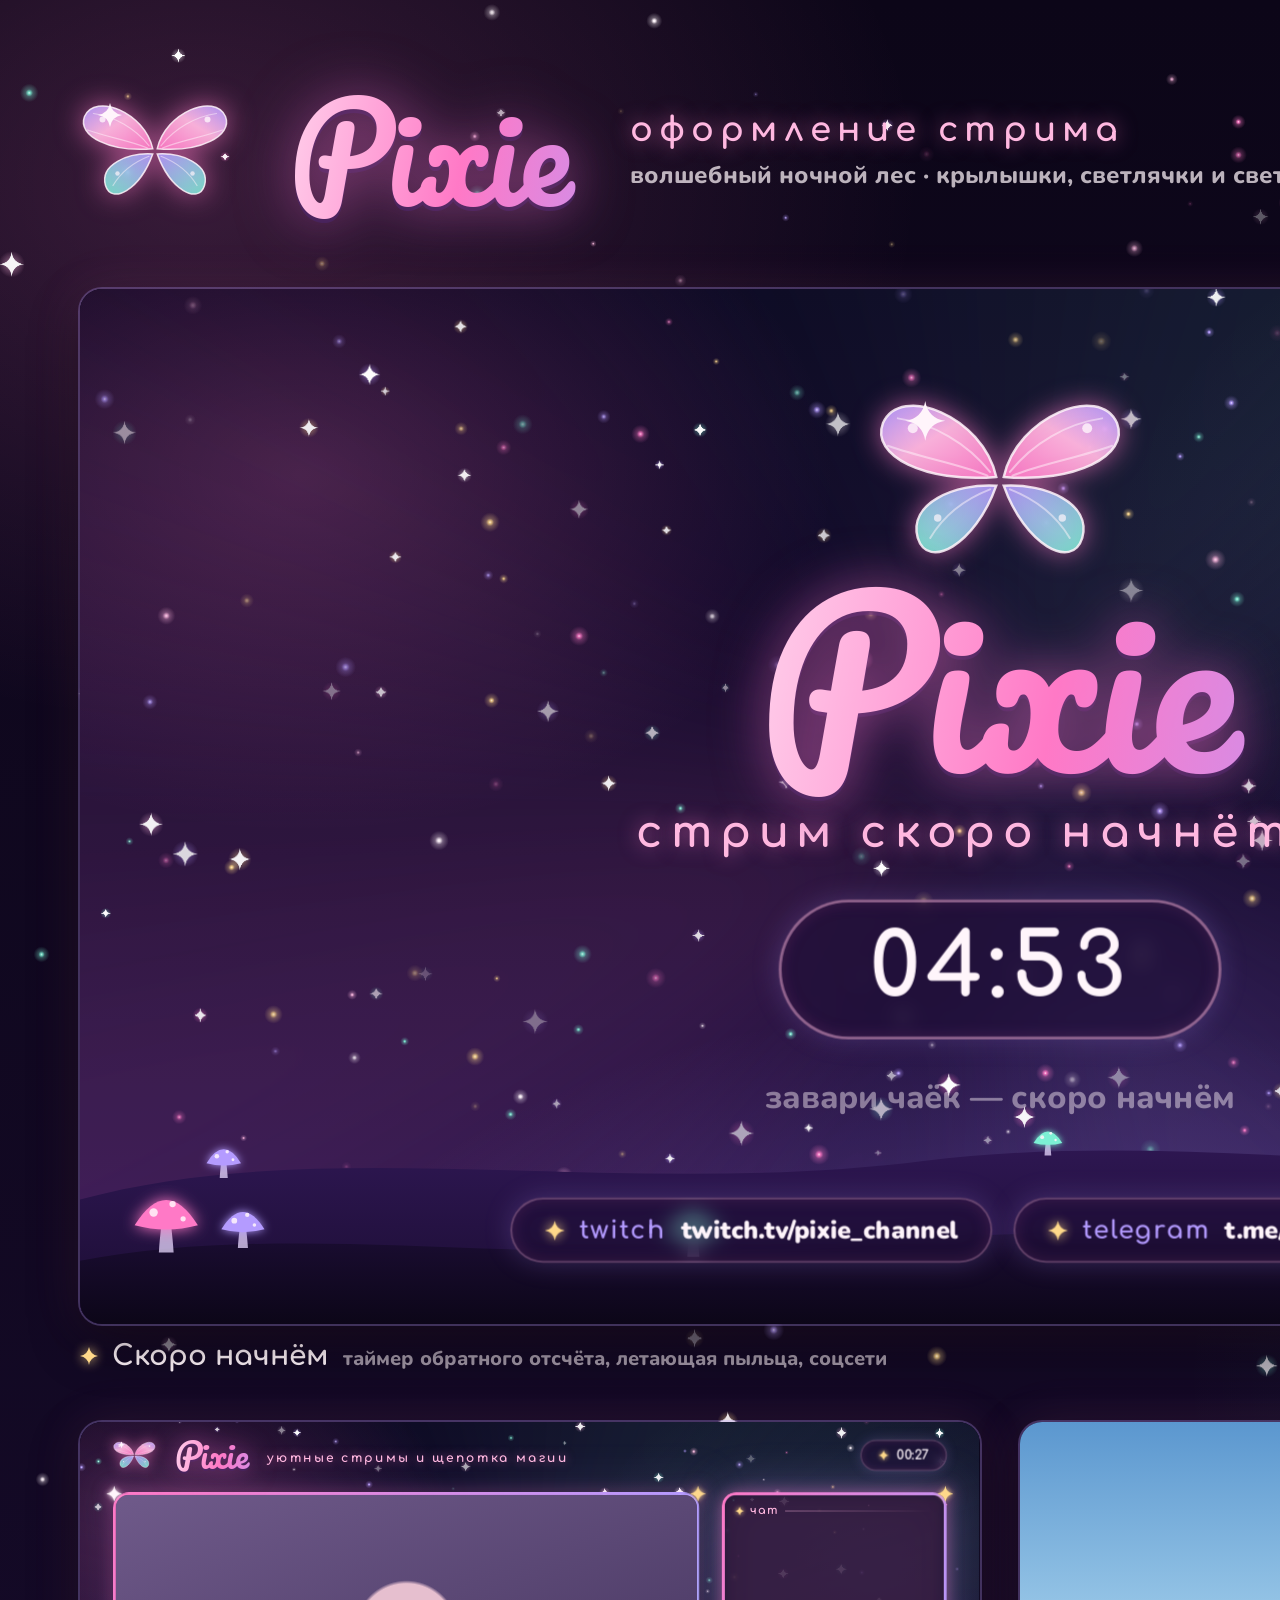
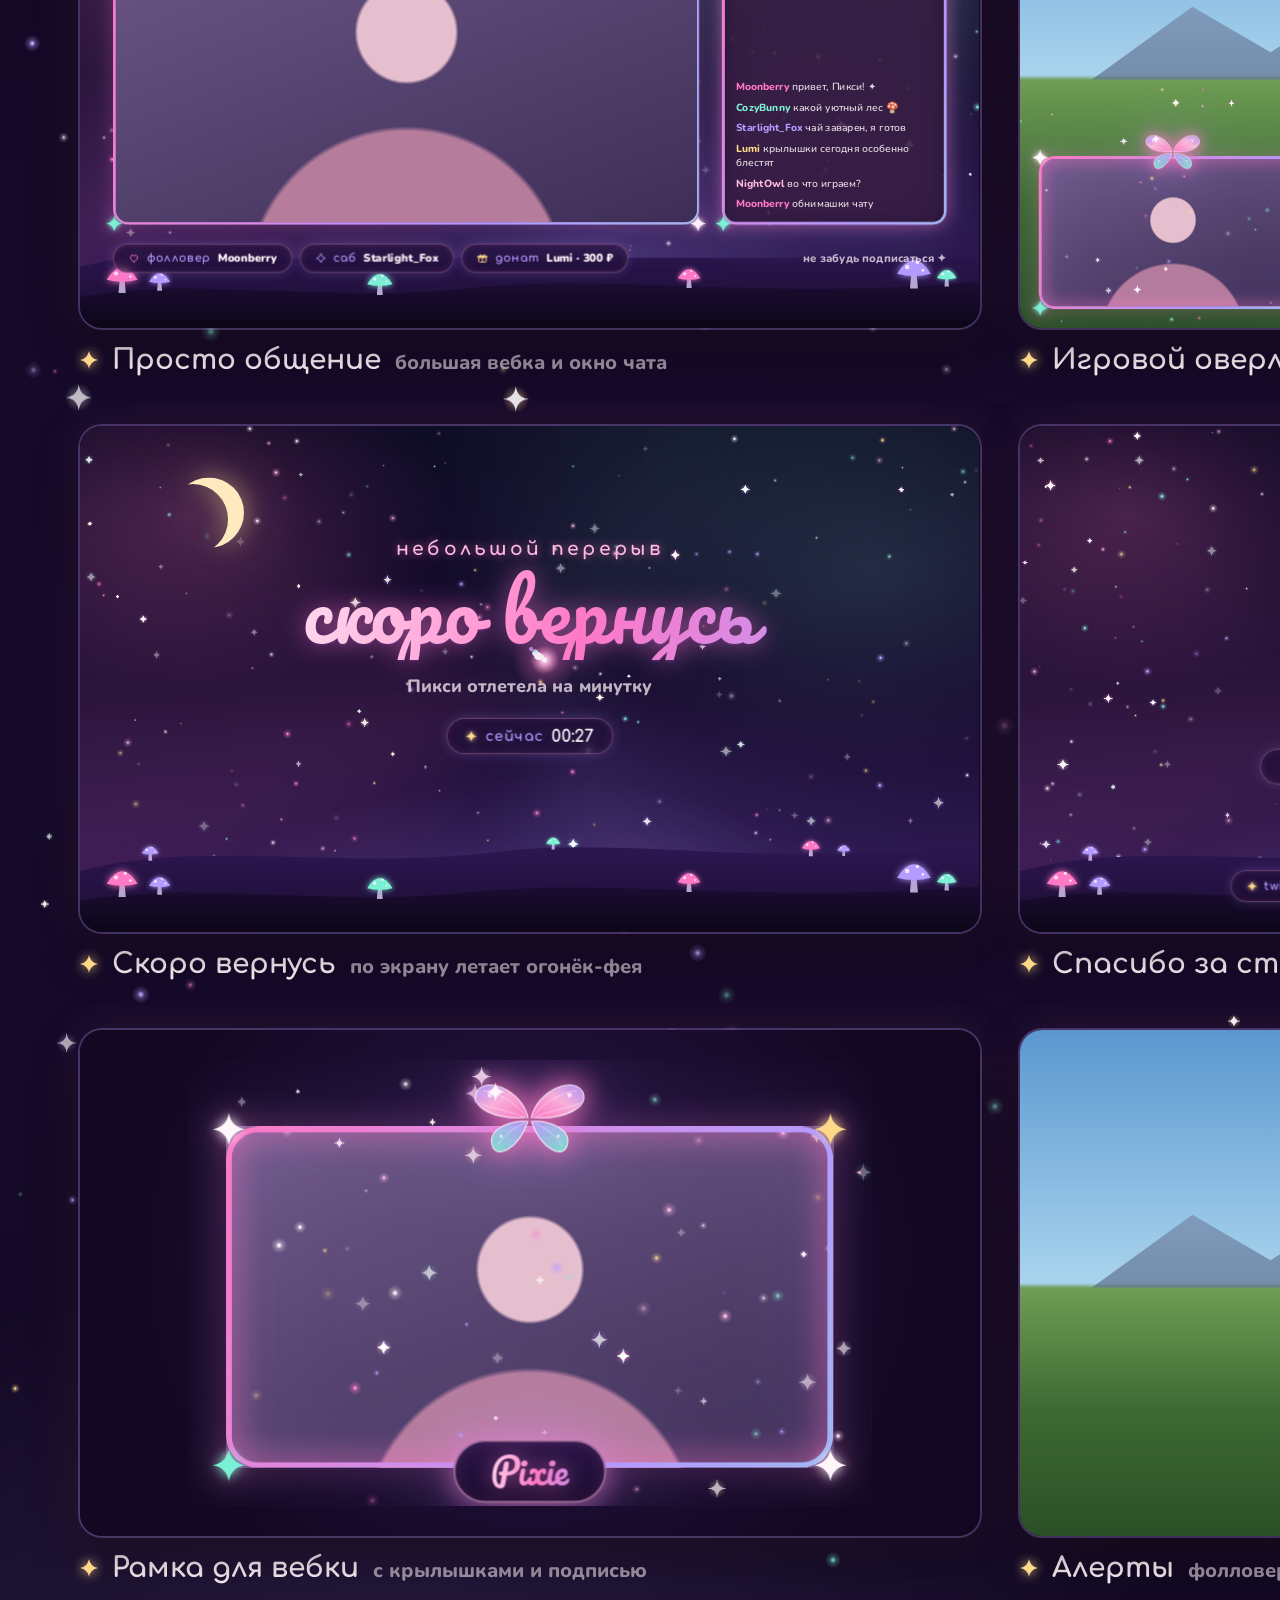
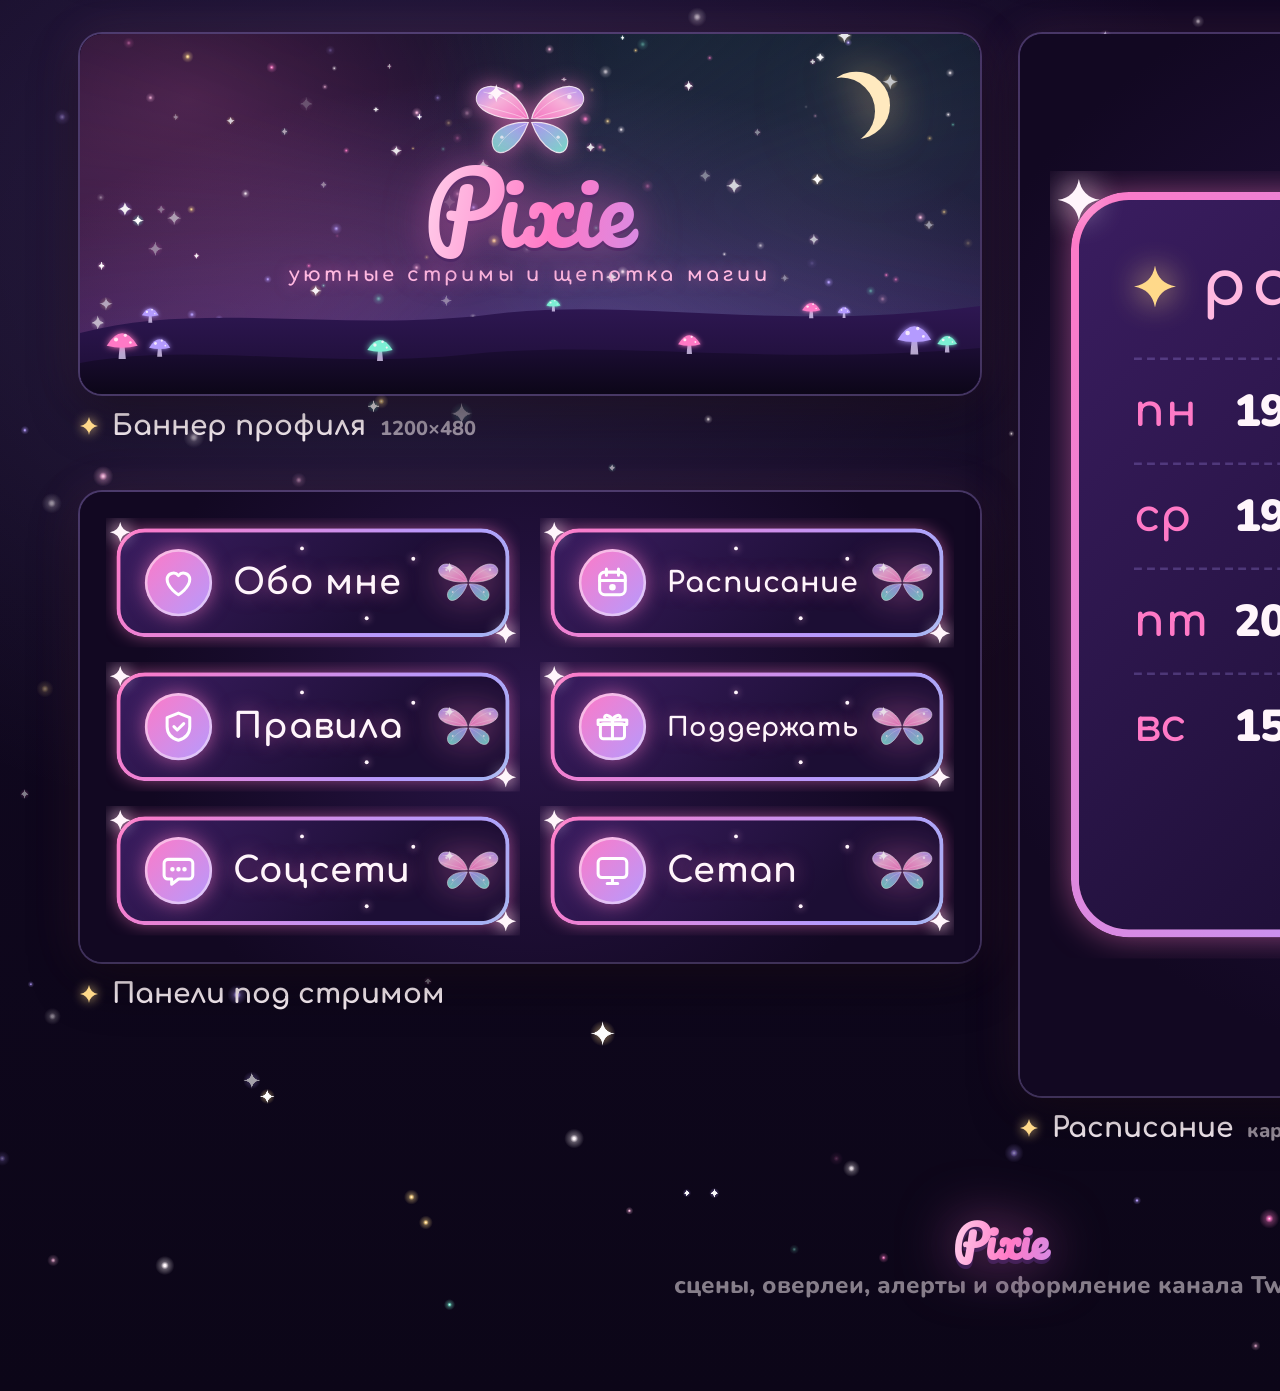
<file: showcase.html>
<!doctype html>
<html lang="ru">
<head>
<meta charset="utf-8">
<title>Pixie · Презентация оформления</title>
<link rel="stylesheet" href="assets/pixie.css">
<style>
  /* Весь дизайн на одном листе 2000px шириной — экспортируется в export/pixie-showcase.png */
  html, body { overflow: visible; height: auto; }
  body { width: 2000px; background: var(--deep); position: relative; }
  .bg { position: absolute; inset: 0; overflow: hidden; z-index: 0;
    background:
      radial-gradient(1200px 900px at 10% 4%, rgba(255,121,198,.18), transparent 60%),
      radial-gradient(1200px 900px at 95% 30%, rgba(124,240,212,.10), transparent 60%),
      radial-gradient(1400px 1000px at 20% 75%, rgba(180,155,255,.16), transparent 60%),
      linear-gradient(180deg, #0c0618, #170b2c 50%, #0c0618); }
  .sheet { position: relative; z-index: 1; padding: 70px 80px 90px; }

  header { display: flex; align-items: center; gap: 26px; margin-bottom: 56px; }
  header .wings { width: 150px; }
  header .logo { font-size: 130px; }
  header .sub { display: flex; flex-direction: column; gap: 10px; }
  header .kicker { font-size: 34px; }
  header .muted { font-size: 24px; font-weight: 700; }
  header .grow { flex: 1; }
  .swatches { display: flex; gap: 12px; }
  .swatches i { width: 54px; height: 54px; border-radius: 50%; box-shadow: 0 0 18px currentColor, inset 0 0 0 2px rgba(255,245,251,.35); }

  .grid { display: grid; grid-template-columns: 1fr 1fr; gap: 50px 40px; }
  .full { grid-column: 1 / -1; }
  figure { margin: 0; }
  figcaption { display: flex; align-items: baseline; gap: 14px; margin-top: 16px; }
  figcaption b { font-family: var(--font-head); font-size: 28px; color: var(--cream); }
  figcaption span { font-size: 20px; color: rgba(255,245,251,.6); font-weight: 700; }
  figcaption .spark { width: 18px; height: 18px; color: var(--gold); align-self: center; }

  .tile { position: relative; overflow: hidden; border-radius: 22px; background: #0b0518;
    box-shadow: 0 0 0 2px rgba(180,155,255,.28), 0 20px 50px rgba(0,0,0,.45), 0 0 50px rgba(255,121,198,.12); }
  .tile iframe { position: absolute; border: 0; transform-origin: 0 0; background: transparent; }
  .tile.game { background:
      radial-gradient(220px 220px at 78% 22%, rgba(255,250,220,.9), rgba(255,250,220,0) 70%),
      linear-gradient(180deg, #5b97cf 0%, #a9d4ee 50%, #6e9d54 51%, #3d6a33 75%, #2b4f26 100%); }
  .tile.game::after { content: ""; position: absolute; left: 8%; right: 30%; top: 33%; height: 18%;
    background: linear-gradient(180deg, #7d8fb0, #5c6e8c); clip-path: polygon(0 100%, 18% 20%, 32% 70%, 50% 0, 66% 60%, 82% 30%, 100% 100%); opacity: .7; }
  .tile.dim { background: radial-gradient(circle at 50% 45%, #2a1548, #120822 75%); }
  .fakecam { position: absolute; z-index: 0; overflow: hidden;
    background: radial-gradient(circle at 50% 120%, #b57c9c 0 32%, transparent 33%), radial-gradient(circle at 50% 42%, #e6bfcf 0 14%, transparent 15%), linear-gradient(160deg, #6f5a8a, #3e2e57); }
  .tile iframe { z-index: 1; }

  .stack { display: flex; flex-direction: column; gap: 50px; }
  .panels { display: grid; grid-template-columns: 1fr 1fr; gap: 14px 20px; padding: 26px; }
  .panels .p { position: relative; height: 130px; }

  footer { margin-top: 70px; text-align: center; font-size: 24px; color: rgba(255,245,251,.5); font-weight: 700; }
  footer .logo { font-size: 44px; }
</style>
</head>
<body>
  <div class="bg"><canvas class="sparkles" data-density="0.00005"></canvas></div>
  <div class="sheet">
    <header>
      <div class="wings"></div>
      <div class="logo" data-c="name">Pixie</div>
      <div class="sub">
        <div class="kicker">оформление стрима</div>
        <div class="muted">волшебный ночной лес · крылышки, светлячки и светящиеся грибочки</div>
      </div>
      <div class="grow"></div>
      <div class="swatches">
        <i style="background:#ff79c6;color:#ff79c6"></i><i style="background:#ffb8e0;color:#ffb8e0"></i>
        <i style="background:#b49bff;color:#b49bff"></i><i style="background:#7cf0d4;color:#7cf0d4"></i>
        <i style="background:#ffd98a;color:#ffd98a"></i>
      </div>
    </header>

    <div class="grid">
      <figure class="full">
        <div class="tile" data-src="scenes/starting.html" data-w="1920" data-h="1080"></div>
        <figcaption><span class="spark"></span><b>Скоро начнём</b><span>таймер обратного отсчёта, летающая пыльца, соцсети</span></figcaption>
      </figure>

      <figure>
        <div class="tile" data-src="scenes/chatting.html?demochat" data-w="1920" data-h="1080" data-cam="76,156,1240,698" data-camtop></div>
        <figcaption><span class="spark"></span><b>Просто общение</b><span>большая вебка и окно чата</span></figcaption>
      </figure>
      <figure>
        <div class="tile game" data-src="overlays/game.html" data-w="1920" data-h="1080" data-cam="46,719,560,315"></div>
        <figcaption><span class="spark"></span><b>Игровой оверлей</b><span>рамка вебки поверх игры</span></figcaption>
      </figure>

      <figure>
        <div class="tile" data-src="scenes/brb.html" data-w="1920" data-h="1080"></div>
        <figcaption><span class="spark"></span><b>Скоро вернусь</b><span>по экрану летает огонёк-фея</span></figcaption>
      </figure>
      <figure>
        <div class="tile" data-src="scenes/ending.html" data-w="1920" data-h="1080"></div>
        <figcaption><span class="spark"></span><b>Спасибо за стрим</b><span>и дата следующего эфира</span></figcaption>
      </figure>

      <figure>
        <div class="tile dim" data-src="overlays/webcam.html" data-w="720" data-h="470" data-cam="40,70,640,360" data-box="0.5625"></div>
        <figcaption><span class="spark"></span><b>Рамка для вебки</b><span>с крылышками и подписью</span></figcaption>
      </figure>
      <figure>
        <div class="tile game" data-src="alerts/alert.html?type=sub&amp;name=Starlight_Fox&amp;amount=6" data-w="1000" data-h="700" data-box="0.5625"></div>
        <figcaption><span class="spark"></span><b>Алерты</b><span>фолловер · подписка · донат · рейд</span></figcaption>
      </figure>

      <div class="stack">
        <figure>
          <div class="tile" data-src="panels/banner.html" data-w="1200" data-h="480"></div>
          <figcaption><span class="spark"></span><b>Баннер профиля</b><span>1200×480</span></figcaption>
        </figure>
        <figure>
          <div class="tile dim panels" id="panels"></div>
          <figcaption><span class="spark"></span><b>Панели под стримом</b></figcaption>
        </figure>
      </div>
      <figure>
        <div class="tile dim" data-src="panels/panel.html?schedule" data-w="320" data-h="300" data-box="1.18"></div>
        <figcaption><span class="spark"></span><b>Расписание</b><span>карточка для панели</span></figcaption>
      </figure>
    </div>

    <footer><span class="logo" data-c="name">Pixie</span><br>сцены, оверлеи, алерты и оформление канала Twitch</footer>
  </div>

  <script src="config.js"></script>
  <script>
    // панели: по одному iframe на каждую
    document.getElementById('panels').innerHTML = (window.PIXIE_CONFIG.panels || [])
      .map((_, i) => `<div class="p" data-src="panels/panel.html?i=${i}" data-w="320" data-h="100" data-pad="0"></div>`).join('');

    // каждый тайл: iframe нужного размера, вписанный по центру; data-box — соотношение высоты к ширине тайла
    function place(el) {
      const W = +el.dataset.w, H = +el.dataset.h;
      const tw = el.clientWidth;
      const box = el.dataset.box ? +el.dataset.box : H / W;
      if (!el.classList.contains('p')) el.style.height = Math.round(tw * box) + 'px';
      const th = el.clientHeight;
      const pad = el.dataset.box ? 30 : 0;
      const s = Math.min((tw - pad * 2) / W, (th - pad * 2) / H);
      const ox = (tw - W * s) / 2, oy = (th - H * s) / 2;
      if (el.dataset.cam) {
        const [x, y, w, h] = el.dataset.cam.split(',').map(Number);
        const cam = document.createElement('div'); cam.className = 'fakecam';
        Object.assign(cam.style, { left: ox + x * s + 'px', top: oy + y * s + 'px', width: w * s + 'px', height: h * s + 'px' });
        // в непрозрачной сцене камера в OBS лежит поверх сцены
        if ('camtop' in el.dataset) { cam.style.zIndex = 2; cam.style.borderRadius = 26 * s + 'px'; }
        el.appendChild(cam);
      }
      const f = document.createElement('iframe');
      f.src = el.dataset.src; f.width = W; f.height = H; f.setAttribute('scrolling', 'no');
      f.style.left = ox + 'px'; f.style.top = oy + 'px'; f.style.transform = `scale(${s})`;
      el.appendChild(f);
    }
    document.querySelectorAll('[data-src]').forEach(place);
    // высота листа — для экспорта картинки ровно по содержимому
    const setHeight = () => { document.documentElement.dataset.height = document.querySelector('.sheet').offsetHeight; };
    setHeight(); document.fonts.ready.then(setHeight); addEventListener('load', setHeight);
  </script>
  <script src="assets/pixie.js"></script>
</body>
</html>
</file>
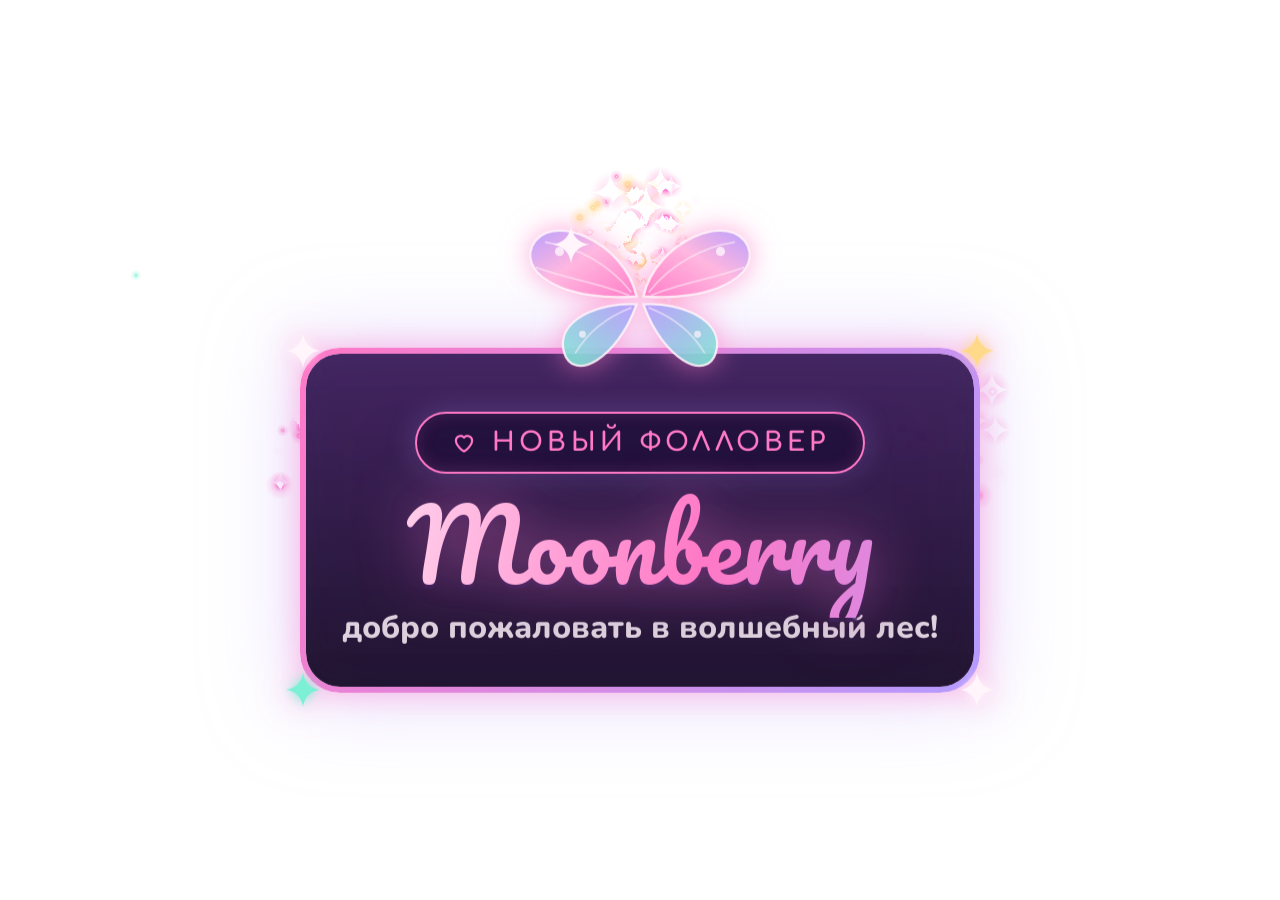
<file: alerts/alert.html>
<!doctype html>
<html lang="ru">
<head>
<meta charset="utf-8">
<title>Pixie · Алерты</title>
<link rel="stylesheet" href="../assets/pixie.css">
<style>
  /* Прозрачный источник ~1000×700.
     Без параметров — демо по кругу. Один алерт: alert.html?type=sub&name=Lumi&amount=3
     type: follow | sub | donate | raid. Из своего кода: pixieAlert('donate', 'Lumi', '300 ₽') */
  .alert {
    --accent: var(--pink);
    position: absolute; left: 50%; top: 50%; width: 680px;
    transform: translate(-50%, -50%) scale(.4); opacity: 0;
    display: flex; flex-direction: column; align-items: center;
  }
  .alert.show { animation: pop-in .8s cubic-bezier(.2, 1.5, .4, 1) forwards; }
  .alert.hide { animation: pop-out .7s ease-in forwards; }
  .alert .wings { width: 230px; margin-bottom: -44px; position: relative; z-index: 2; }
  .alert.show .wings .wing { animation-duration: .9s; }

  .card { position: relative; width: 100%; --r: 40px; }
  .card .fill { background: linear-gradient(180deg, rgba(52,26,87,.92), rgba(20,10,38,.94)); }
  .card .ring { background: linear-gradient(120deg, var(--accent), var(--lilac), var(--mint), var(--accent)); background-size: 300% 300%; }
  .content { position: relative; padding: 64px 40px 44px; text-align: center; }
  .type { font-size: 26px; border-color: var(--accent); }
  .type .lbl { color: var(--accent); text-transform: uppercase; letter-spacing: .16em; }
  .type [data-icon] { width: 26px; height: 26px; color: var(--accent); }
  .name { font-size: 96px; margin: 10px 0 -.15em; padding-bottom: .15em; width: 100%; overflow: hidden; text-overflow: ellipsis; white-space: nowrap; }
  .text { font-size: 32px; font-weight: 800; margin-top: 2px; color: rgba(255,245,251,.85); }
  .text b { color: var(--accent); }

  @keyframes pop-in  { 0% { opacity: 0; transform: translate(-50%, -40%) scale(.4); } 100% { opacity: 1; transform: translate(-50%, -50%) scale(1); } }
  @keyframes pop-out { 0% { opacity: 1; transform: translate(-50%, -50%) scale(1); } 100% { opacity: 0; transform: translate(-50%, -75%) scale(.85); } }
</style>
</head>
<body>
  <canvas class="sparkles" id="dust" data-density="0.000001"></canvas>

  <div class="alert" id="alert">
    <div class="wings"></div>
    <div class="frame card">
      <div class="fill"></div>
      <div class="ring"></div>
      <span class="corner tl spark"></span><span class="corner tr spark"></span>
      <span class="corner bl spark"></span><span class="corner br spark"></span>
      <div class="content">
        <span class="pill type"><span id="icon" data-icon="heart"></span><span class="lbl" id="label"></span></span>
        <div class="name logo" id="name"></div>
        <div class="text" id="text"></div>
      </div>
    </div>
  </div>

  <script src="../config.js"></script>
  <script src="../assets/pixie.js"></script>
  <script>
    const TYPES = {
      follow: { label: 'новый фолловер', icon: 'heart', accent: '#ff79c6', text: () => 'добро пожаловать в волшебный лес!' },
      sub:    { label: 'подписка',       icon: 'star',  accent: '#b49bff', text: (a) => a ? `уже <b>${a} мес.</b> волшебства` : 'спасибо за поддержку!' },
      donate: { label: 'донат',          icon: 'gift',  accent: '#ffd98a', text: (a, m) => (a ? `<b>${a}</b>` : 'спасибо!') + (m ? ` · ${m}` : '') },
      raid:   { label: 'рейд',           icon: 'chat',  accent: '#7cf0d4', text: (a) => `${a ? `<b>${a}</b> гостей` : 'гости'} прилетели в лес!` }
    };
    const esc = (s) => String(s ?? '').replace(/[&<>"]/g, (c) => ({ '&': '&amp;', '<': '&lt;', '>': '&gt;', '"': '&quot;' }[c]));
    const el = document.getElementById('alert');
    let busy = Promise.resolve();

    function show(type, name, amount, message, hold = 5200) {
      const t = TYPES[type] || TYPES.follow;
      el.style.setProperty('--accent', t.accent);
      const ic = document.getElementById('icon');
      ic.dataset.icon = t.icon; ic.innerHTML = Pixie.icon(t.icon);
      document.getElementById('label').textContent = t.label;
      const nm = document.getElementById('name');
      nm.textContent = name || 'кто-то волшебный';
      // длинные ники уменьшаем, чтобы влезли целиком
      let size = 96; nm.style.fontSize = size + 'px';
      while (nm.scrollWidth > nm.clientWidth && size > 44) nm.style.fontSize = (size -= 4) + 'px';
      document.getElementById('text').innerHTML = t.text(esc(amount), esc(message));
      el.classList.remove('hide'); void el.offsetWidth; el.classList.add('show');
      return new Promise((done) => {
        setTimeout(() => {
          const r = el.getBoundingClientRect();
          const fx = document.getElementById('dust')._fx;
          fx.burst(r.left + r.width / 2, r.top + 40, 90, [t.accent, '#fff5fb', '#ffd98a']);
          fx.burst(r.left + 30, r.top + r.height / 2, 40, [t.accent, '#fff5fb']);
          fx.burst(r.right - 30, r.top + r.height / 2, 40, [t.accent, '#fff5fb']);
        }, 250);
        setTimeout(() => { el.classList.replace('show', 'hide'); setTimeout(done, 800); }, hold);
      });
    }
    // очередь, чтобы алерты не наезжали друг на друга
    window.pixieAlert = (...a) => (busy = busy.then(() => show(...a)));

    // алерт можно вызвать снаружи: iframe.contentWindow.postMessage({ pixieAlert: ['sub', 'Lumi', '3'] }, '*')
    addEventListener('message', (e) => { if (e.data && Array.isArray(e.data.pixieAlert)) pixieAlert(...e.data.pixieAlert); });

    const type = Pixie.param('type');
    if (Pixie.param('manual')) {
      // ?manual=1 — ничего не показываем сами, ждём сообщений
    } else if (type) {
      const once = () => pixieAlert(type, Pixie.param('name'), Pixie.param('amount'), Pixie.param('message'));
      once();
      if (Pixie.param('loop')) setInterval(once, 8000);
    } else {
      const demo = [
        ['follow', 'Moonberry'], ['sub', 'Starlight_Fox', '6'],
        ['donate', 'Lumi', '300 ₽', 'на чай для феи'], ['raid', 'CozyBunny', '42']
      ];
      let i = 0;
      const next = () => pixieAlert(...demo[i++ % demo.length]).then(() => setTimeout(next, 1200));
      setTimeout(next, 600);
    }
  </script>
</body>
</html>
</file>
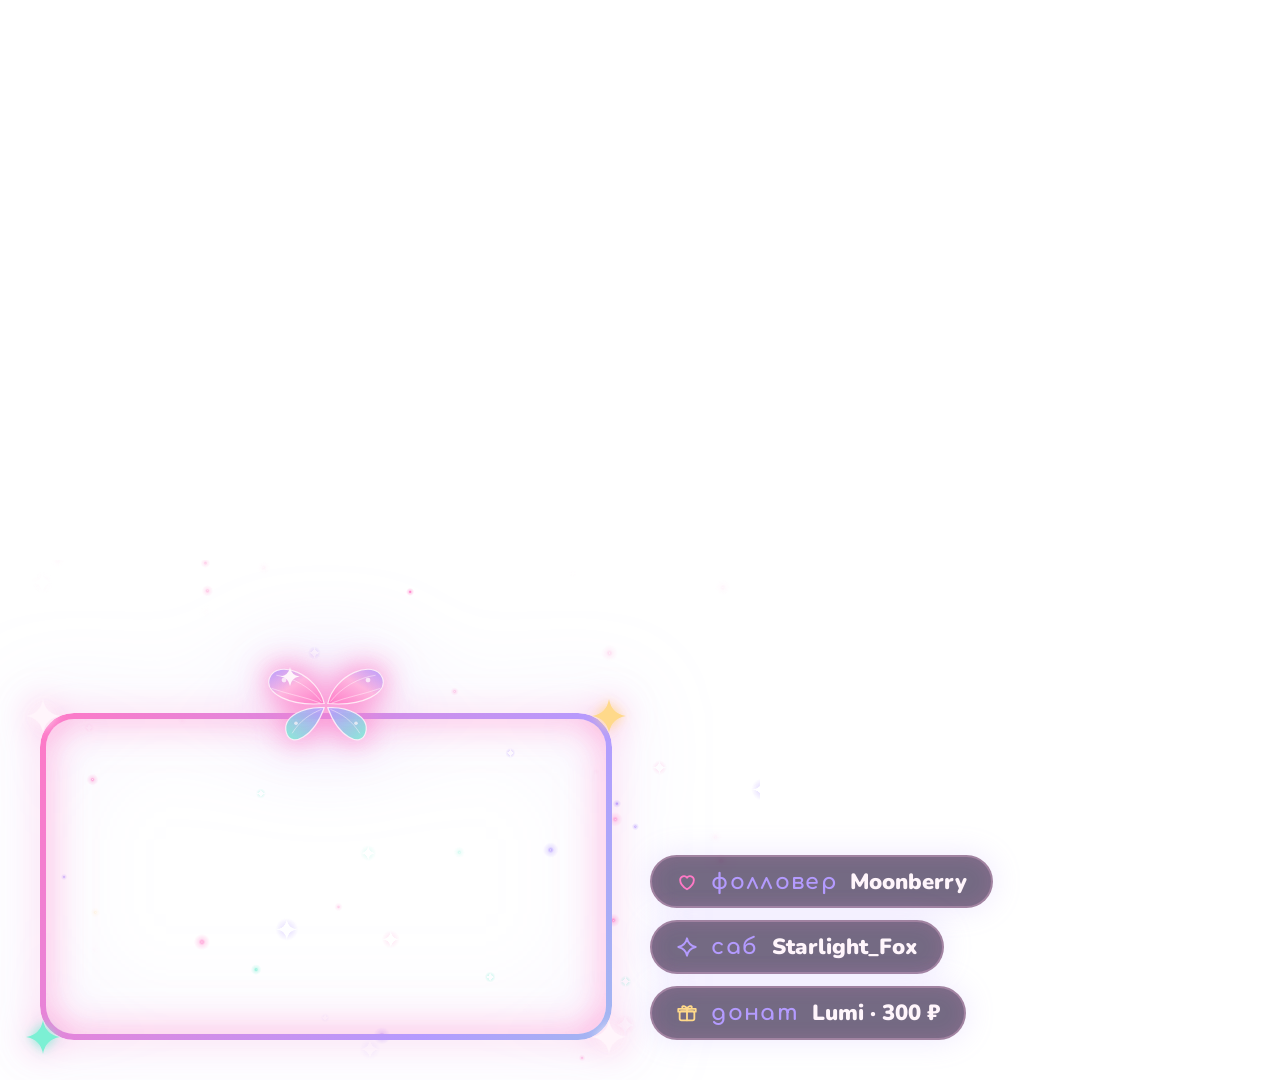
<file: overlays/game.html>
<!doctype html>
<html lang="ru">
<head>
<meta charset="utf-8">
<title>Pixie · Игровой оверлей</title>
<link rel="stylesheet" href="../assets/pixie.css">
<style>
  /* Прозрачный оверлей 1920×1080 поверх захвата игры.
     Вебка: 560×315, левый нижний угол — x 46, y 719 (поставь источник камеры туда). */
  body { width: 1920px; height: 1080px; position: relative; }
  .cam { left: 40px; top: 713px; width: 572px; height: 327px; }
  .cam .wings { width: 120px; }
  canvas.sparkles.cam-dust { position: absolute; inset: auto; left: 0; top: 560px; width: 760px; height: 520px; }
  .info { position: absolute; left: 650px; bottom: 40px; display: flex; flex-direction: column; align-items: flex-start; gap: 12px; font-size: 22px; }
  .info .pill { padding: .45em 1.1em; }
  .info [data-icon] { width: 22px; height: 22px; color: var(--pink); }
  .info .sub [data-icon] { color: var(--lilac); }
  .info .don [data-icon] { color: var(--gold); }
</style>
</head>
<body>
  <canvas class="sparkles cam-dust" data-density="0.00012" data-scale="0.8"></canvas>

  <div class="frame cam">
    <div class="inner-glow"></div>
    <div class="ring"></div>
    <span class="corner tl spark"></span><span class="corner tr spark"></span>
    <span class="corner bl spark"></span><span class="corner br spark"></span>
    <div class="wings"></div>
  </div>

  <div class="info">
    <span class="pill"><span data-icon="heart"></span><span class="lbl">фолловер</span><b data-c="latest.follower"></b></span>
    <span class="pill sub"><span data-icon="star"></span><span class="lbl">саб</span><b data-c="latest.sub"></b></span>
    <span class="pill don"><span data-icon="gift"></span><span class="lbl">донат</span><b data-c="latest.donate"></b></span>
  </div>

  <script src="../config.js"></script>
  <script src="../assets/pixie.js"></script>
</body>
</html>
</file>
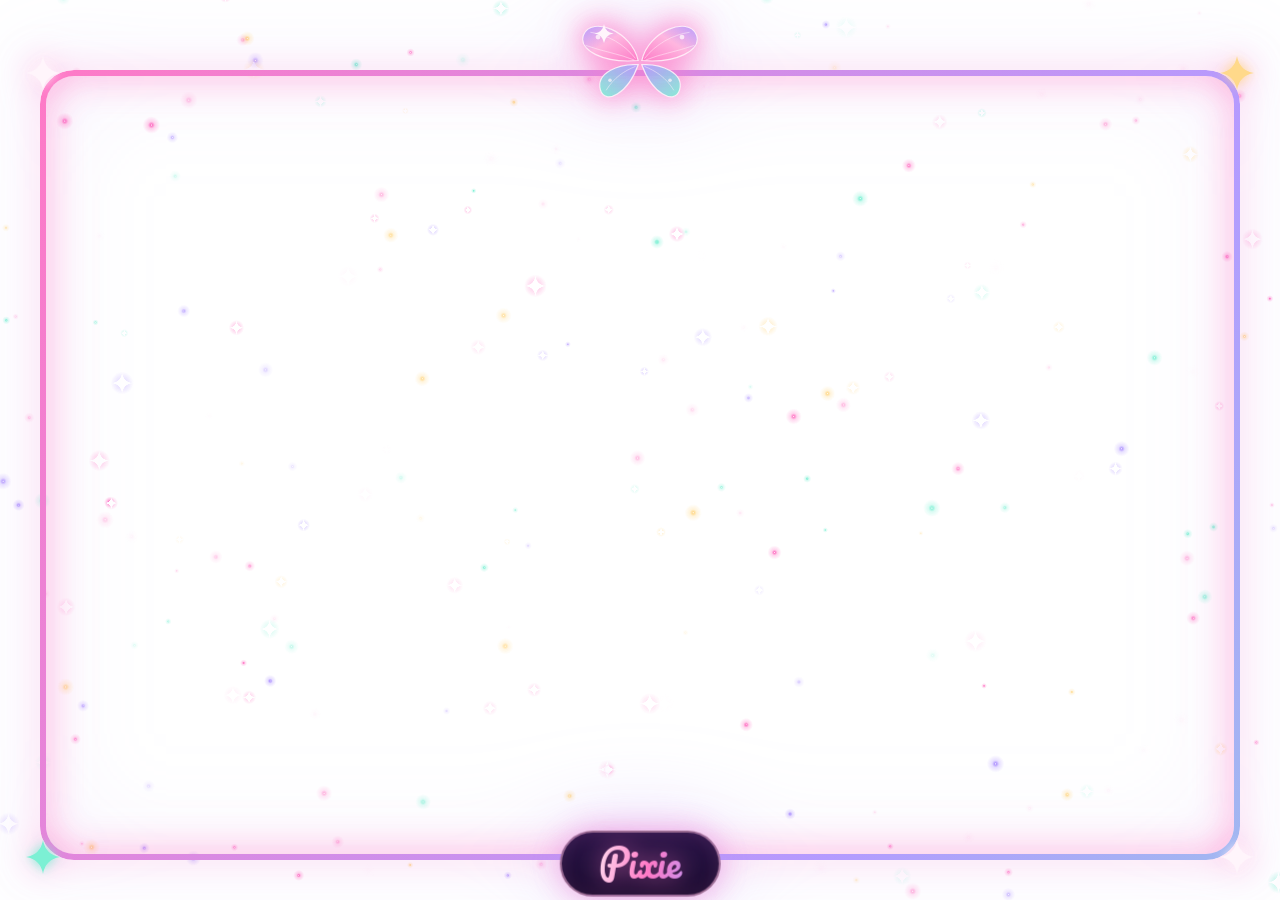
<file: overlays/webcam.html>
<!doctype html>
<html lang="ru">
<head>
<meta charset="utf-8">
<title>Pixie · Рамка для вебки</title>
<link rel="stylesheet" href="../assets/pixie.css">
<style>
  /* Отдельная рамка: подстраивается под размер источника в OBS.
     Камера лежит под рамкой: отступ 70px сверху (место для крылышек) и 40px с остальных сторон.
     Например, вебка 640×360 → источник 720×470. */
  .cam { inset: 70px 40px 40px; }
  .cam .wings { width: 120px; }
</style>
</head>
<body>
  <canvas class="sparkles" data-density="0.0002" data-scale="0.8"></canvas>
  <div class="frame cam">
    <div class="inner-glow"></div>
    <div class="ring"></div>
    <span class="corner tl spark"></span><span class="corner tr spark"></span>
    <span class="corner bl spark"></span><span class="corner br spark"></span>
    <div class="wings"></div>
    <div class="pill tag"><span class="logo" data-c="name">Pixie</span></div>
  </div>
  <script src="../config.js"></script>
  <script src="../assets/pixie.js"></script>
</body>
</html>
</file>
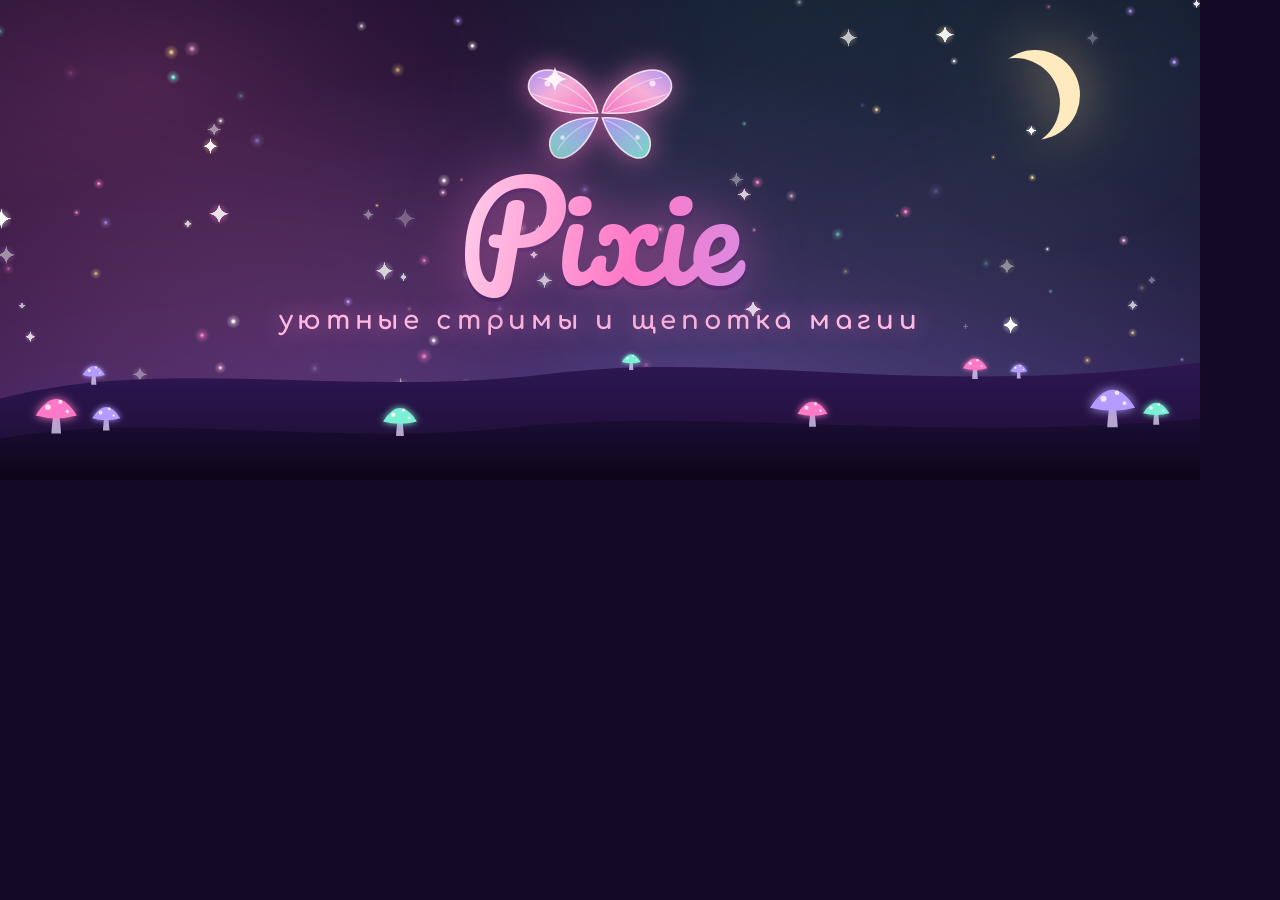
<file: panels/banner.html>
<!doctype html>
<html lang="ru">
<head>
<meta charset="utf-8">
<title>Pixie · Баннер профиля</title>
<link rel="stylesheet" href="../assets/pixie.css">
<style>
  /* Баннер профиля Twitch 1200×480 */
  body { width: 1200px; height: 480px; position: relative; background: var(--night); }
  .forest { height: 130px; }
  .moon { width: 90px; height: 90px; box-shadow: inset -20px 8px 0 0 #ffe9bf; top: 50px; right: 120px; }
  .stage { position: absolute; inset: 0; display: flex; flex-direction: column; align-items: center; justify-content: center; padding-bottom: 90px; }
  .stage .wings { width: 150px; margin-bottom: -26px; }
  .stage .logo { font-size: 130px; }
  .stage .kicker { font-size: 26px; margin-top: -6px; }
</style>
</head>
<body>
  <div class="sky"><div class="aurora"></div></div>
  <div class="moon"></div>
  <canvas class="sparkles" data-density="0.00022" data-scale="0.8"></canvas>
  <div class="forest"></div>
  <main class="stage">
    <div class="wings"></div>
    <div class="logo" data-c="name">Pixie</div>
    <div class="kicker" data-c="tagline"></div>
  </main>
  <script src="../config.js"></script>
  <script src="../assets/pixie.js"></script>
</body>
</html>
</file>
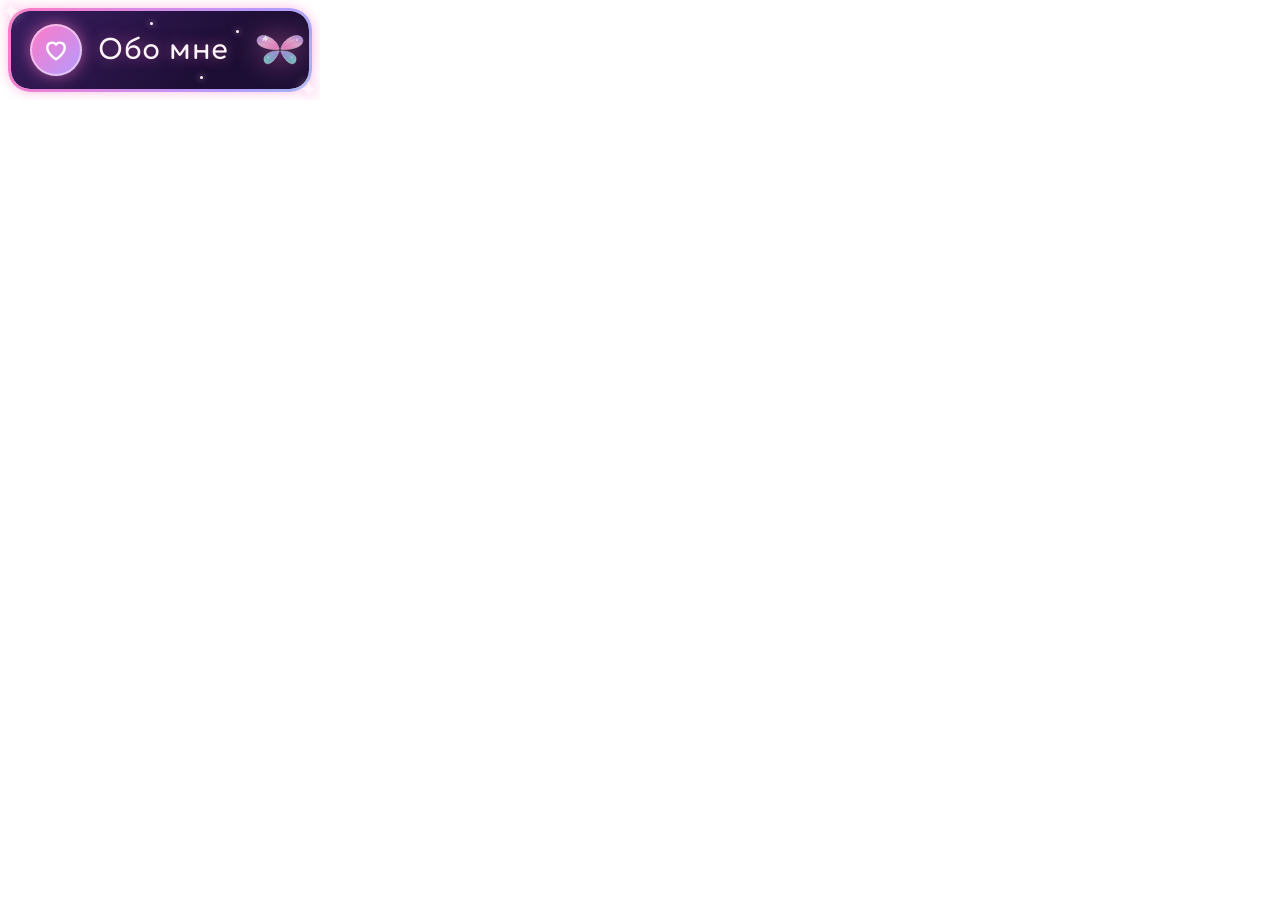
<file: panels/panel.html>
<!doctype html>
<html lang="ru">
<head>
<meta charset="utf-8">
<title>Pixie · Панель Twitch</title>
<link rel="stylesheet" href="../assets/pixie.css">
<style>
  /* Заголовок панели под стримом: 320×100 (экспортируется в 640×200 для чёткости).
     panel.html?i=0..5 — панели из config.js, panel.html?schedule — карточка расписания 320×300. */
  body { width: 320px; height: 100px; position: relative; }
  body.tall { height: 300px; }
  .frame { inset: 8px; --r: 22px; --ring: 3px; filter: drop-shadow(0 0 6px rgba(255,121,198,.5)); }
  .frame .fill { background: linear-gradient(135deg, #3a1d60, #1c0e34 70%); backdrop-filter: none; }
  .frame .corner { width: 16px; height: 16px; }
  .frame .corner.tl { left: -5px; top: -5px; }
  .frame .corner.br { right: -5px; bottom: -5px; }
  .row { position: absolute; inset: 8px; display: flex; align-items: center; gap: 16px; padding: 0 22px; }
  .badge {
    flex: none; width: 52px; height: 52px; border-radius: 50%; display: grid; place-items: center;
    background: linear-gradient(135deg, var(--pink), var(--lilac));
    box-shadow: 0 0 16px rgba(255,121,198,.6), inset 0 0 0 2px rgba(255,245,251,.5);
  }
  .badge [data-icon], .badge svg { width: 28px; height: 28px; color: #fff; }
  .title { max-width: 150px; white-space: nowrap; font-family: var(--font-head); font-weight: 700; font-size: 27px; letter-spacing: .02em; text-shadow: 0 0 14px rgba(255,121,198,.5); }
  .wings { position: absolute; right: 16px; top: 50%; width: 48px; transform: translateY(-50%); opacity: .9; }
  .wings .wing, .wings .core { animation: none; }
  .dots i { position: absolute; width: 3px; height: 3px; border-radius: 50%; background: var(--cream); box-shadow: 0 0 6px var(--rose); }

  .sched { position: absolute; inset: 8px; padding: 22px 24px; }
  .sched h2 { display: flex; align-items: center; gap: 10px; font-family: var(--font-head); font-size: 24px; color: var(--rose); letter-spacing: .08em; margin-bottom: 14px; }
  .sched h2 .spark { width: 16px; height: 16px; color: var(--gold); }
  .sched li { list-style: none; display: grid; grid-template-columns: 38px 64px 1fr; align-items: baseline; padding: 8px 0; border-top: 1px dashed rgba(180,155,255,.25); font-size: 17px; }
  .sched li .d { font-family: var(--font-head); font-weight: 700; color: var(--pink); }
  .sched li .t { font-weight: 900; }
  .sched li .w { color: rgba(255,245,251,.75); font-weight: 700; }
</style>
</head>
<body>
  <div class="frame">
    <div class="fill"></div>
    <div class="ring"></div>
    <span class="corner tl spark"></span><span class="corner br spark"></span>
  </div>
  <div id="root"></div>

  <script src="../config.js"></script>
  <script>
    const C = window.PIXIE_CONFIG, Q = new URLSearchParams(location.search), root = document.getElementById('root');
    if (Q.has('schedule')) {
      document.body.classList.add('tall');
      root.innerHTML = `<div class="sched"><h2><span class="spark"></span>расписание</h2><ul>${
        C.schedule.map((s) => `<li><span class="d">${s.day}</span><span class="t">${s.time}</span><span class="w">${s.what}</span></li>`).join('')
      }</ul></div>`;
    } else {
      const p = C.panels[Number(Q.get('i') || 0)] || C.panels[0];
      root.innerHTML = `<div class="row"><span class="badge" data-icon="${p.icon}"></span><span class="title">${p.title}</span></div>
        <div class="wings"></div>
        <div class="dots"><i style="left:150px;top:22px"></i><i style="left:200px;top:76px"></i><i style="left:236px;top:30px"></i></div>`;
      // длинный заголовок уменьшаем, чтобы не наезжал на крылышки
      const fit = () => {
        const t = root.querySelector('.title'); let s = 27; t.style.fontSize = s + 'px';
        while (t.scrollWidth > t.clientWidth && s > 16) t.style.fontSize = (s -= 1) + 'px';
      };
      fit(); document.fonts.ready.then(fit);
    }
  </script>
  <script src="../assets/pixie.js"></script>
</body>
</html>
</file>
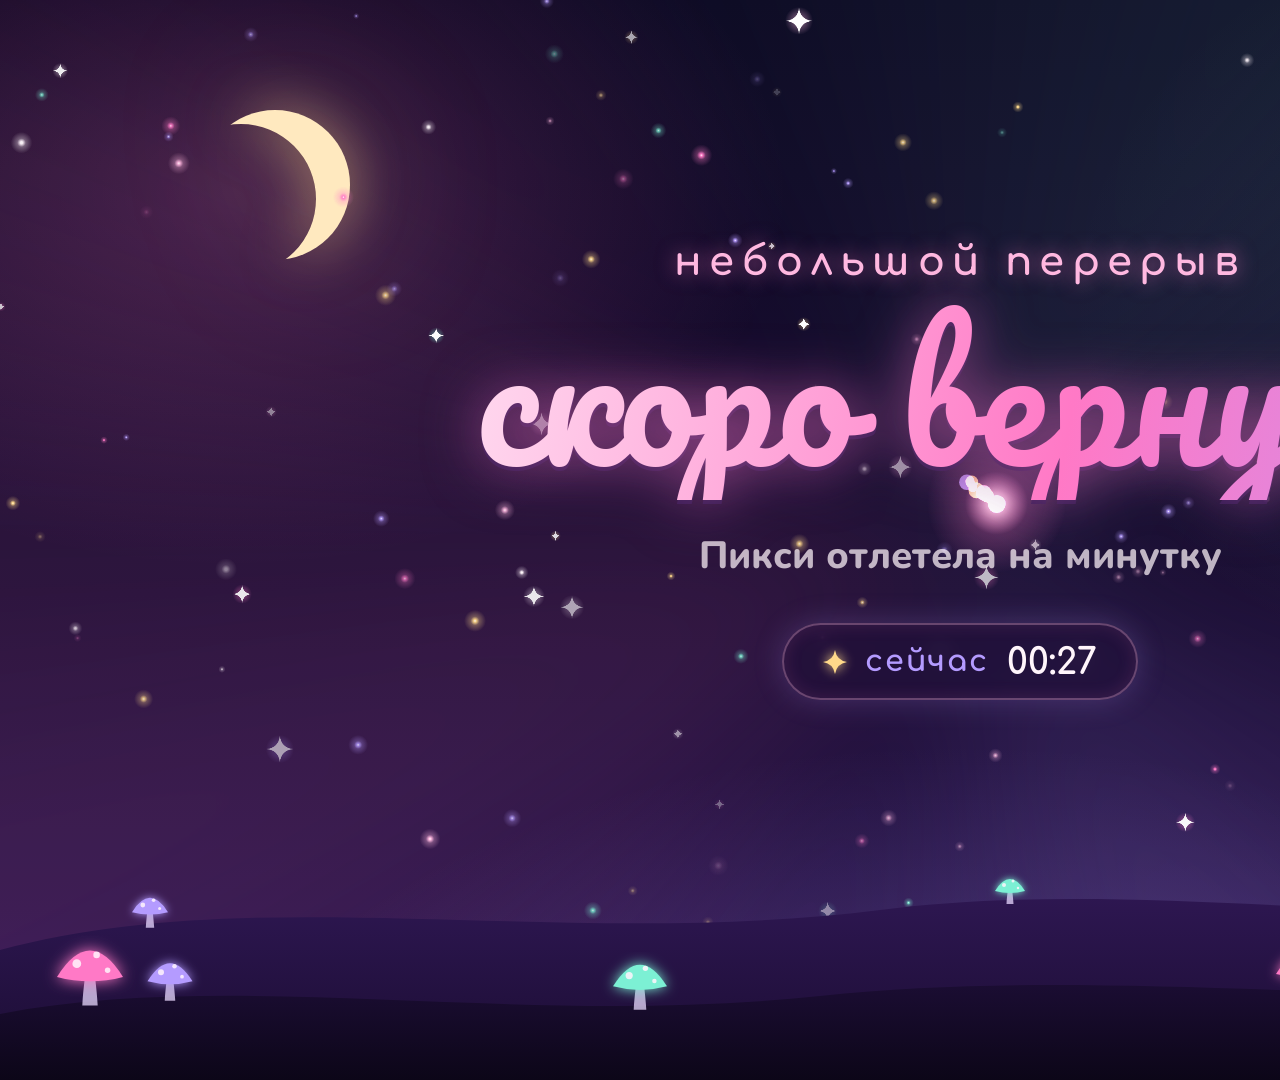
<file: scenes/brb.html>
<!doctype html>
<html lang="ru">
<head>
<meta charset="utf-8">
<title>Pixie · Скоро вернусь</title>
<link rel="stylesheet" href="../assets/pixie.css">
<style>
  .stage { position: absolute; inset: 0; display: flex; flex-direction: column; align-items: center; justify-content: center; padding-bottom: 140px; text-align: center; z-index: 2; }
  .stage .kicker { font-size: 40px; }
  .stage .title { font-family: var(--font-logo); font-size: 170px; margin-top: 4px; }
  .msg { margin-top: 30px; font-size: 38px; font-weight: 800; min-height: 1.4em; }
  .clock { margin-top: 40px; font-size: 30px; }
  .clock b { font-family: var(--font-head); font-size: 36px; }
  /* светлячок-фея летает восьмёркой и оставляет след */
  #fairy { position: absolute; inset: 0; z-index: 1; }
</style>
</head>
<body class="scene">
  <div class="sky"><div class="aurora"></div></div>
  <div class="moon" style="top:110px; left:200px"></div>
  <canvas class="sparkles" data-density="0.0001"></canvas>
  <canvas id="fairy"></canvas>
  <div class="forest"></div>

  <main class="stage">
    <div class="kicker">небольшой перерыв</div>
    <div class="title logo">скоро вернусь</div>
    <div class="msg muted" data-rotate="brbMessages"></div>
    <div class="pill clock"><span class="spark"></span><span class="lbl">сейчас</span><b data-clock></b></div>
  </main>

  <script src="../config.js"></script>
  <script src="../assets/pixie.js"></script>
  <script>
    (function () {
      const cv = document.getElementById('fairy'), ctx = cv.getContext('2d');
      const W = cv.width = 1920, H = cv.height = 1080;
      const trail = [];
      let t = 0;
      function frame() {
        t += 0.006;
        // восьмёрка вокруг надписи
        const x = W / 2 + Math.sin(t) * 760;
        const y = 470 + Math.sin(t * 2) * 300 + Math.sin(t * 5) * 18;
        trail.push({ x, y, life: 1, r: 4 + Math.random() * 5, dx: (Math.random() - .5) * .8, dy: Math.random() * .9 + .2,
          c: Pixie.PALETTE[(Math.random() * 5) | 0] });
        ctx.clearRect(0, 0, W, H);
        ctx.globalCompositeOperation = 'lighter';
        for (let i = trail.length - 1; i >= 0; i--) {
          const p = trail[i]; p.life -= .012; p.x += p.dx; p.y += p.dy;
          if (p.life <= 0) { trail.splice(i, 1); continue; }
          ctx.globalAlpha = p.life * .8;
          ctx.fillStyle = p.c;
          ctx.beginPath(); ctx.arc(p.x, p.y, p.r * p.life, 0, 7); ctx.fill();
        }
        const g = ctx.createRadialGradient(x, y, 0, x, y, 70);
        g.addColorStop(0, 'rgba(255,255,255,1)'); g.addColorStop(.15, 'rgba(255,184,224,.9)');
        g.addColorStop(.45, 'rgba(255,121,198,.25)'); g.addColorStop(1, 'rgba(255,121,198,0)');
        ctx.globalAlpha = 1; ctx.fillStyle = g;
        ctx.beginPath(); ctx.arc(x, y, 70, 0, 7); ctx.fill();
        requestAnimationFrame(frame);
      }
      requestAnimationFrame(frame);
    })();
  </script>
</body>
</html>
</file>
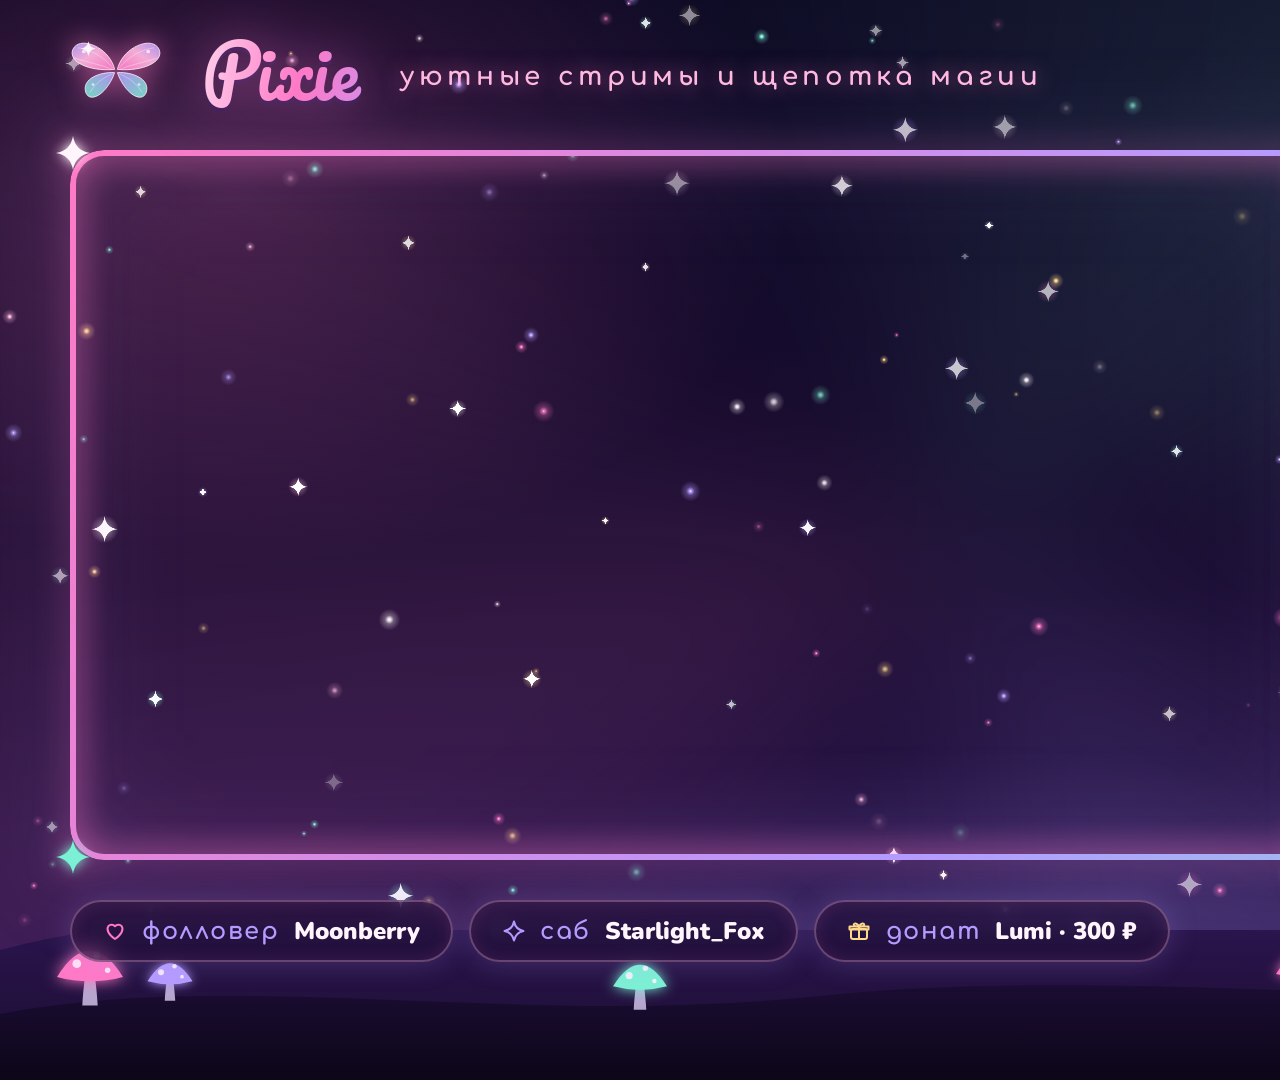
<file: scenes/chatting.html>
<!doctype html>
<html lang="ru">
<head>
<meta charset="utf-8">
<title>Pixie · Просто общение</title>
<link rel="stylesheet" href="../assets/pixie.css">
<style>
  /* Сцена «Просто общение» 1920×1080.
     Вебка: 1240×698 в точке x 76, y 156. Чат: 420×600 в точке x 1400, y 230. */
  header { position: absolute; left: 70px; right: 70px; top: 26px; display: flex; align-items: center; gap: 22px; z-index: 2; }
  header .wings { width: 92px; }
  header .logo { font-size: 72px; }
  header .kicker { font-size: 26px; margin-top: 10px; }
  header .grow { flex: 1; }
  header .clock { font-size: 28px; }
  header .clock b { font-family: var(--font-head); }

  .cam  { left: 70px; top: 150px; width: 1252px; height: 710px; }
  .chat { left: 1370px; top: 150px; width: 480px; height: 710px; --r: 30px; }
  .chat .head { top: 26px; }
  .chat .hint { position: absolute; inset: 80px 30px 30px; display: grid; place-items: center; text-align: center; font-size: 20px; color: rgba(255,245,251,.35); border: 2px dashed rgba(180,155,255,.2); border-radius: 18px; }

  .bar { position: absolute; left: 70px; right: 70px; top: 900px; display: flex; gap: 16px; align-items: center; z-index: 2; font-size: 24px; }
  .bar [data-icon] { width: 24px; height: 24px; color: var(--pink); }
  .bar .sub [data-icon] { color: var(--lilac); }
  .bar .don [data-icon] { color: var(--gold); }
  .bar .grow { flex: 1; }
  .bar .msg { font-weight: 800; }
  .forest { height: 150px; }
</style>
</head>
<body class="scene">
  <div class="sky"><div class="aurora"></div></div>
  <canvas class="sparkles" data-density="0.00009"></canvas>
  <div class="forest"></div>

  <header>
    <div class="wings"></div>
    <div class="logo" data-c="name">Pixie</div>
    <div class="kicker" data-c="tagline"></div>
    <div class="grow"></div>
    <span class="pill clock"><span class="spark"></span><b data-clock></b></span>
  </header>

  <div class="frame cam">
    <div class="inner-glow"></div>
    <div class="ring"></div>
    <span class="corner tl spark"></span><span class="corner tr spark"></span>
    <span class="corner bl spark"></span><span class="corner br spark"></span>
  </div>

  <div class="frame chat">
    <div class="fill"></div>
    <div class="ring"></div>
    <span class="corner tr spark"></span><span class="corner bl spark"></span>
    <div class="head"><span class="spark"></span>чат<span class="line"></span></div>
    <div class="hint">сюда — виджет чата<br>(StreamElements / Streamlabs)</div>
  </div>

  <div class="bar">
    <span class="pill"><span data-icon="heart"></span><span class="lbl">фолловер</span><b data-c="latest.follower"></b></span>
    <span class="pill sub"><span data-icon="star"></span><span class="lbl">саб</span><b data-c="latest.sub"></b></span>
    <span class="pill don"><span data-icon="gift"></span><span class="lbl">донат</span><b data-c="latest.donate"></b></span>
    <span class="grow"></span>
    <span class="msg muted" data-rotate="chatMessages" data-every="9000"></span>
  </div>

  <script src="../config.js"></script>
  <script src="../assets/pixie.js"></script>
  <script>
    // ?demochat — пример сообщений вместо подсказки (для превью и презентации)
    if (Pixie.param('demochat') != null) {
      const msgs = [['Moonberry', '#ff79c6', 'привет, Пикси! ✦'], ['CozyBunny', '#7cf0d4', 'какой уютный лес 🍄'],
        ['Starlight_Fox', '#b49bff', 'чай заварен, я готов'], ['Lumi', '#ffd98a', 'крылышки сегодня особенно блестят'],
        ['NightOwl', '#ffb8e0', 'во что играем?'], ['Moonberry', '#ff79c6', 'обнимашки чату']];
      const hint = document.querySelector('.chat .hint');
      hint.style.cssText = 'display:flex;flex-direction:column;justify-content:flex-end;gap:14px;border:0;text-align:left;font-size:22px;color:#fff5fb;place-items:initial';
      hint.innerHTML = msgs.map(([n, c, t]) => `<div><b style="color:${c}">${n}</b> <span style="opacity:.85">${t}</span></div>`).join('');
    }
  </script>
</body>
</html>
</file>
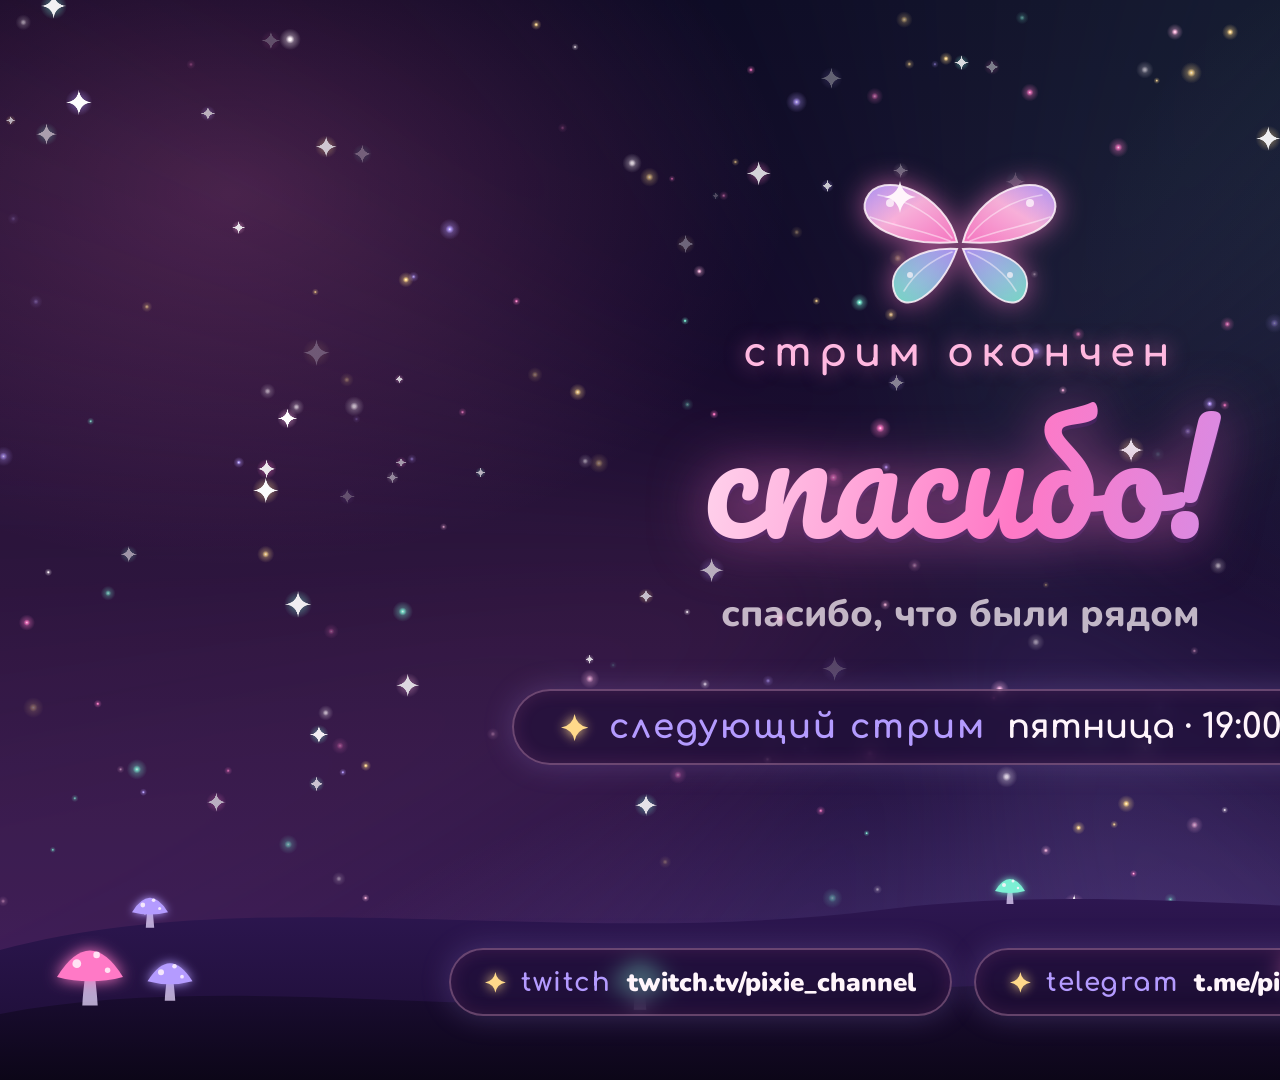
<file: scenes/ending.html>
<!doctype html>
<html lang="ru">
<head>
<meta charset="utf-8">
<title>Pixie · Спасибо за стрим</title>
<link rel="stylesheet" href="../assets/pixie.css">
<style>
  .stage { position: absolute; inset: 0; display: flex; flex-direction: column; align-items: center; justify-content: center; padding-bottom: 150px; text-align: center; }
  .stage .wings { width: 200px; margin-bottom: 6px; animation: floaty 5s ease-in-out infinite; }
  .stage .kicker { font-size: 40px; }
  .stage .title { font-family: var(--font-logo); font-size: 150px; margin-top: 6px; }
  .msg { margin-top: 20px; font-size: 38px; font-weight: 800; min-height: 1.4em; }
  .next { margin-top: 48px; font-size: 34px; padding: .5em 1.4em; }
  .next b { font-family: var(--font-head); }
  .socials { position: absolute; left: 0; right: 0; bottom: 64px; z-index: 2; }
</style>
</head>
<body class="scene">
  <div class="sky"><div class="aurora"></div></div>
  <div class="moon" style="top:80px; right:240px"></div>
  <canvas class="sparkles" data-density="0.00016" data-rise="0.6"></canvas>
  <div class="forest"></div>

  <main class="stage">
    <div class="wings"></div>
    <div class="kicker">стрим окончен</div>
    <div class="title logo">спасибо!</div>
    <div class="msg muted" data-rotate="endingMessages"></div>
    <div class="pill next"><span class="spark"></span><span class="lbl">следующий стрим</span><b data-c="nextStream"></b></div>
  </main>

  <div class="socials" data-socials></div>

  <script src="../config.js"></script>
  <script src="../assets/pixie.js"></script>
</body>
</html>
</file>
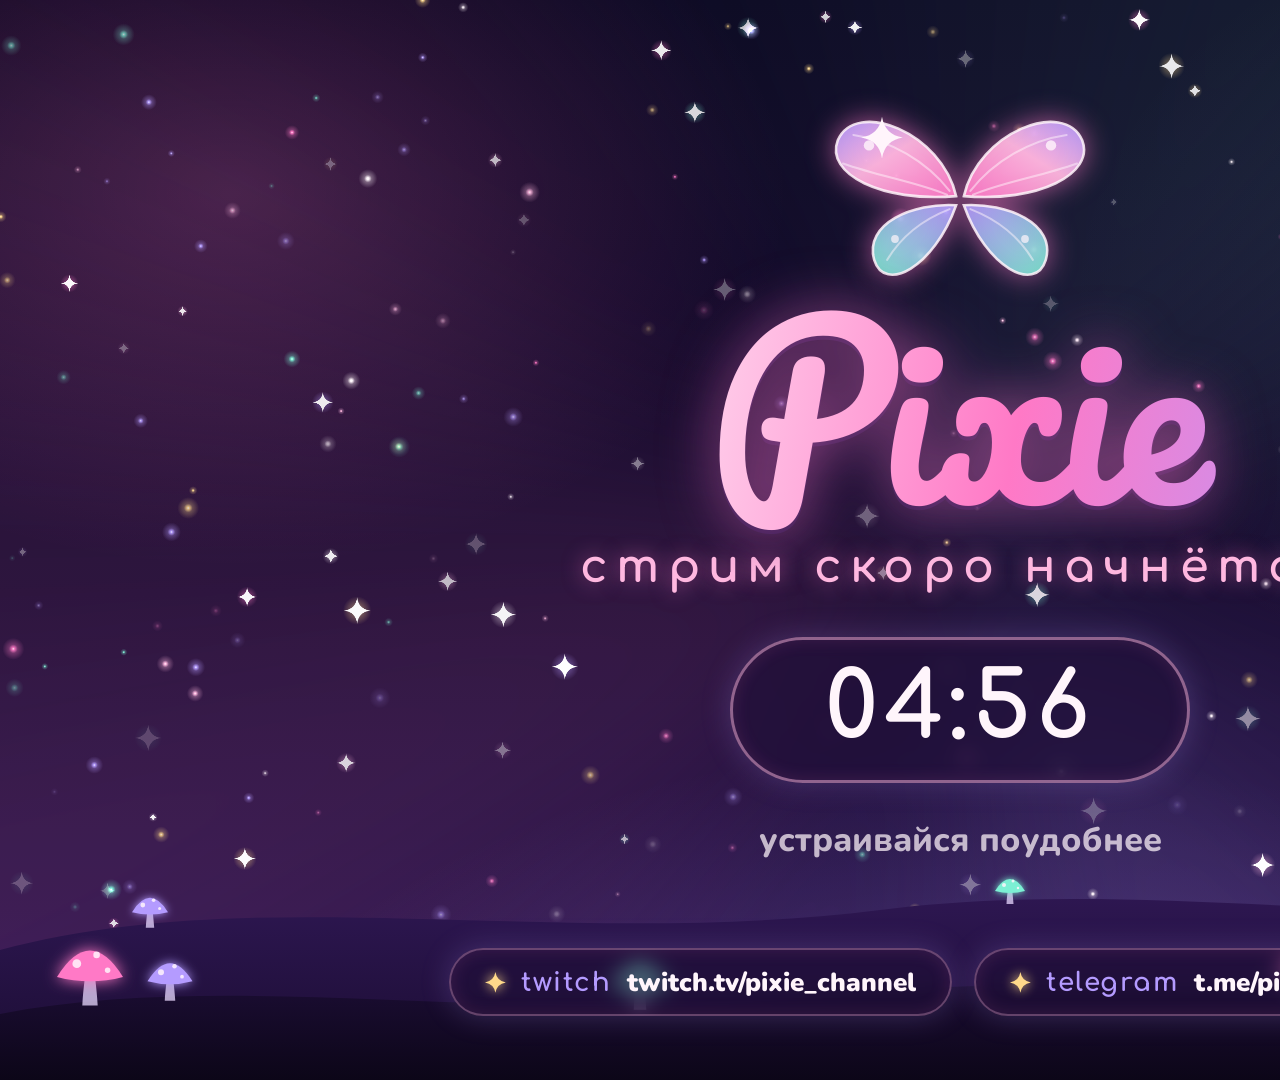
<file: scenes/starting.html>
<!doctype html>
<html lang="ru">
<head>
<meta charset="utf-8">
<title>Pixie · Скоро начнём</title>
<link rel="stylesheet" href="../assets/pixie.css">
<style>
  .stage { position: absolute; inset: 0; display: flex; flex-direction: column; align-items: center; justify-content: center; padding-bottom: 120px; text-align: center; }
  .stage .wings { width: 260px; margin-bottom: -40px; animation: floaty 5s ease-in-out infinite; }
  .stage .logo { font-size: 230px; }
  .stage .kicker { font-size: 46px; margin-top: -10px; }
  .timer {
    margin-top: 44px; font-size: 92px; padding: .18em 1em .22em;
    font-family: var(--font-head); font-weight: 700; font-variant-numeric: tabular-nums; letter-spacing: .06em;
    border-width: 3px; border-color: rgba(255,184,224,.5);
  }
  .timer.done { font-size: 64px; color: var(--gold); }
  .msg { margin-top: 34px; font-size: 34px; font-weight: 800; min-height: 1.4em; }
  .socials { position: absolute; left: 0; right: 0; bottom: 64px; z-index: 2; }
</style>
</head>
<body class="scene">
  <div class="sky"><div class="aurora"></div></div>
  <div class="moon" style="top:90px; right:190px"></div>
  <canvas class="sparkles" data-density="0.00014"></canvas>
  <div class="forest"></div>

  <main class="stage">
    <div class="wings"></div>
    <div class="logo" data-c="name">Pixie</div>
    <div class="kicker">стрим скоро начнётся</div>
    <div class="pill timer" data-countdown data-done="уже начинаем!">05:00</div>
    <div class="msg muted" data-rotate="startingMessages"></div>
  </main>

  <div class="socials" data-socials></div>

  <script src="../config.js"></script>
  <script src="../assets/pixie.js"></script>
</body>
</html>
</file>
<file: assets/pixie.css>
@import url('fonts.css');

/* ───────── Палитра ───────── */
:root {
  --deep:   #0c0618;
  --night:  #140a26;
  --night-2:#1f1038;
  --plum:   #341a57;
  --pink:   #ff79c6;
  --rose:   #ffb8e0;
  --lilac:  #b49bff;
  --mint:   #7cf0d4;
  --gold:   #ffd98a;
  --cream:  #fff5fb;

  --grad: linear-gradient(120deg, var(--pink), var(--lilac) 50%, var(--mint));
  --glass: rgba(31, 16, 56, .62);
  --ring: 6px;

  --font-logo: 'Pacifico', cursive;
  --font-head: 'Comfortaa', 'Nunito', sans-serif;
  --font-body: 'Nunito', sans-serif;
}

* { box-sizing: border-box; margin: 0; padding: 0; }
html, body { width: 100%; height: 100%; overflow: hidden; }
body {
  font-family: var(--font-body);
  color: var(--cream);
  background: transparent;
  -webkit-font-smoothing: antialiased;
}
body.scene { width: 1920px; height: 1080px; background: var(--night); position: relative; }

/* ───────── Небо ───────── */
.sky {
  position: absolute; inset: 0; overflow: hidden;
  background:
    radial-gradient(900px 600px at 12% 18%, rgba(255,121,198,.22), transparent 62%),
    radial-gradient(1000px 700px at 88% 28%, rgba(124,240,212,.13), transparent 62%),
    radial-gradient(1300px 800px at 50% 115%, rgba(180,155,255,.34), transparent 62%),
    linear-gradient(180deg, #0b0520 0%, #190c31 55%, #2a1450 100%);
}
.aurora {
  position: absolute; inset: -30%;
  background: conic-gradient(from 200deg at 50% 50%,
    transparent 0deg, rgba(255,121,198,.13) 50deg, transparent 110deg,
    rgba(124,240,212,.10) 190deg, transparent 250deg, rgba(180,155,255,.14) 310deg, transparent 360deg);
  filter: blur(70px);
  animation: spin 90s linear infinite;
}
.moon {
  position: absolute; width: 150px; height: 150px; border-radius: 50%;
  box-shadow: inset -34px 14px 0 0 #ffe9bf;
  filter: drop-shadow(0 0 26px rgba(255,217,138,.55)) drop-shadow(0 0 70px rgba(255,217,138,.25));
  animation: bob 9s ease-in-out infinite;
}
canvas.sparkles { position: absolute; inset: 0; width: 100%; height: 100%; pointer-events: none; }
.forest { position: absolute; left: 0; right: 0; bottom: 0; height: 280px; pointer-events: none; }
.forest svg { width: 100%; height: 100%; display: block; }
.mush-cap { animation: glow 4s ease-in-out infinite; }

/* ───────── Типографика ───────── */
.logo {
  font-family: var(--font-logo);
  line-height: 1.25;
  padding: 0 .25em;
  background: linear-gradient(100deg, #ffe0f2 0%, var(--pink) 28%, var(--lilac) 58%, var(--mint) 85%, #ffe0f2 100%);
  background-size: 220% 100%;
  -webkit-background-clip: text; background-clip: text; color: transparent;
  filter: drop-shadow(0 0 28px rgba(255,121,198,.55)) drop-shadow(0 4px 0 rgba(52,26,87,.8));
  animation: shimmer 7s ease-in-out infinite alternate;
}
.kicker {
  font-family: var(--font-head); font-weight: 700;
  text-transform: lowercase; letter-spacing: .18em;
  color: var(--rose);
  text-shadow: 0 0 20px rgba(255,121,198,.6);
}
.muted { color: rgba(255,245,251,.72); }

/* ───────── Пилюли и стекло ───────── */
.pill {
  display: inline-flex; align-items: center; gap: .6em;
  padding: .55em 1.3em; border-radius: 999px;
  background: var(--glass);
  border: 2px solid rgba(255,184,224,.32);
  box-shadow: 0 0 30px rgba(180,155,255,.22), inset 0 0 18px rgba(255,121,198,.12);
  backdrop-filter: blur(10px);
  white-space: nowrap;
}
.pill b { font-weight: 900; color: var(--cream); }
.pill .lbl { font-family: var(--font-head); font-weight: 700; color: var(--lilac); letter-spacing: .06em; }
.pill .spark { width: .8em; height: .8em; color: var(--gold); }

.socials { display: flex; gap: 22px; justify-content: center; font-size: 26px; }

/* ───────── Рамка (вебка, чат, карточки) ───────── */
.frame {
  position: absolute; --r: 34px;
  filter: drop-shadow(0 0 16px rgba(255,121,198,.55)) drop-shadow(0 0 46px rgba(180,155,255,.35));
}
.frame .ring {
  position: absolute; inset: 0; border-radius: var(--r); padding: var(--ring);
  background: linear-gradient(120deg, var(--pink), var(--lilac), var(--mint), var(--lilac), var(--pink));
  background-size: 300% 300%;
  animation: flow 10s ease-in-out infinite;
  -webkit-mask: linear-gradient(#000 0 0) content-box, linear-gradient(#000 0 0);
  -webkit-mask-composite: xor; mask-composite: exclude;
}
.frame .ring.thin { --ring: 2px; inset: 14px; border-radius: calc(var(--r) - 12px); opacity: .55; animation-direction: reverse; }
.frame .inner-glow {
  position: absolute; inset: var(--ring); border-radius: calc(var(--r) - var(--ring));
  box-shadow: inset 0 0 34px rgba(255,121,198,.35);
}
.frame .fill { position: absolute; inset: var(--ring); border-radius: calc(var(--r) - var(--ring)); background: rgba(20,10,38,.72); backdrop-filter: blur(8px); }
.frame .corner { position: absolute; width: 34px; height: 34px; color: var(--cream); animation: twinkle 3s ease-in-out infinite; }
.frame .corner.tl { left: -14px; top: -14px; }
.frame .corner.tr { right: -14px; top: -14px; animation-delay: -.8s; color: var(--gold); }
.frame .corner.bl { left: -14px; bottom: -14px; animation-delay: -1.6s; color: var(--mint); }
.frame .corner.br { right: -14px; bottom: -14px; animation-delay: -2.2s; }
.frame .wings { position: absolute; left: 50%; top: 0; width: 150px; transform: translate(-50%, -58%); }
.frame .tag {
  position: absolute; left: 50%; bottom: 0; transform: translate(-50%, 55%);
  font-size: 30px; padding: .2em 1.1em .3em;
  background: linear-gradient(180deg, #2b1549, #1a0c30);
  border: 2px solid rgba(255,184,224,.55);
}
.frame .tag .logo { font-size: 38px; filter: drop-shadow(0 0 12px rgba(255,121,198,.6)); padding: 0 .1em; }
.frame .head {
  position: absolute; left: 28px; top: 22px; right: 28px;
  display: flex; align-items: center; gap: 12px;
  font-family: var(--font-head); font-weight: 700; font-size: 24px; letter-spacing: .14em; color: var(--rose);
}
.frame .head .spark { width: 20px; height: 20px; color: var(--gold); }
.frame .head .line { flex: 1; height: 2px; background: linear-gradient(90deg, rgba(255,184,224,.5), transparent); }

/* ───────── Крылышки ───────── */
.wings svg { width: 100%; height: auto; display: block; overflow: visible; filter: drop-shadow(0 0 14px rgba(255,121,198,.7)); }
.wings .wing { transform-origin: 50% 50%; animation: flap 2.6s ease-in-out infinite; }
.wings .core { animation: twinkle 2.6s ease-in-out infinite; transform-origin: 50% 50%; }
.spark svg { width: 100%; height: 100%; display: block; filter: drop-shadow(0 0 6px currentColor); }

/* ───────── Ротатор фраз ───────── */
[data-rotate] { transition: opacity .6s ease, transform .6s ease; }
[data-rotate].out { opacity: 0; transform: translateY(10px); }

/* ───────── Анимации ───────── */
@keyframes spin    { to { transform: rotate(360deg); } }
@keyframes bob     { 0%,100% { transform: translateY(0); } 50% { transform: translateY(-14px); } }
@keyframes shimmer { from { background-position: 0% 50%; } to { background-position: 100% 50%; } }
@keyframes flow    { 0%,100% { background-position: 0% 50%; } 50% { background-position: 100% 50%; } }
@keyframes twinkle { 0%,100% { opacity: 1; transform: scale(1) rotate(0deg); } 50% { opacity: .45; transform: scale(.7) rotate(25deg); } }
@keyframes flap    { 0%,100% { transform: scaleX(1); } 50% { transform: scaleX(.86) skewY(-2deg); } }
@keyframes glow    { 0%,100% { opacity: 1; } 50% { opacity: .7; } }
@keyframes floaty  { 0%,100% { transform: translateY(0); } 50% { transform: translateY(-10px); } }
</file>
